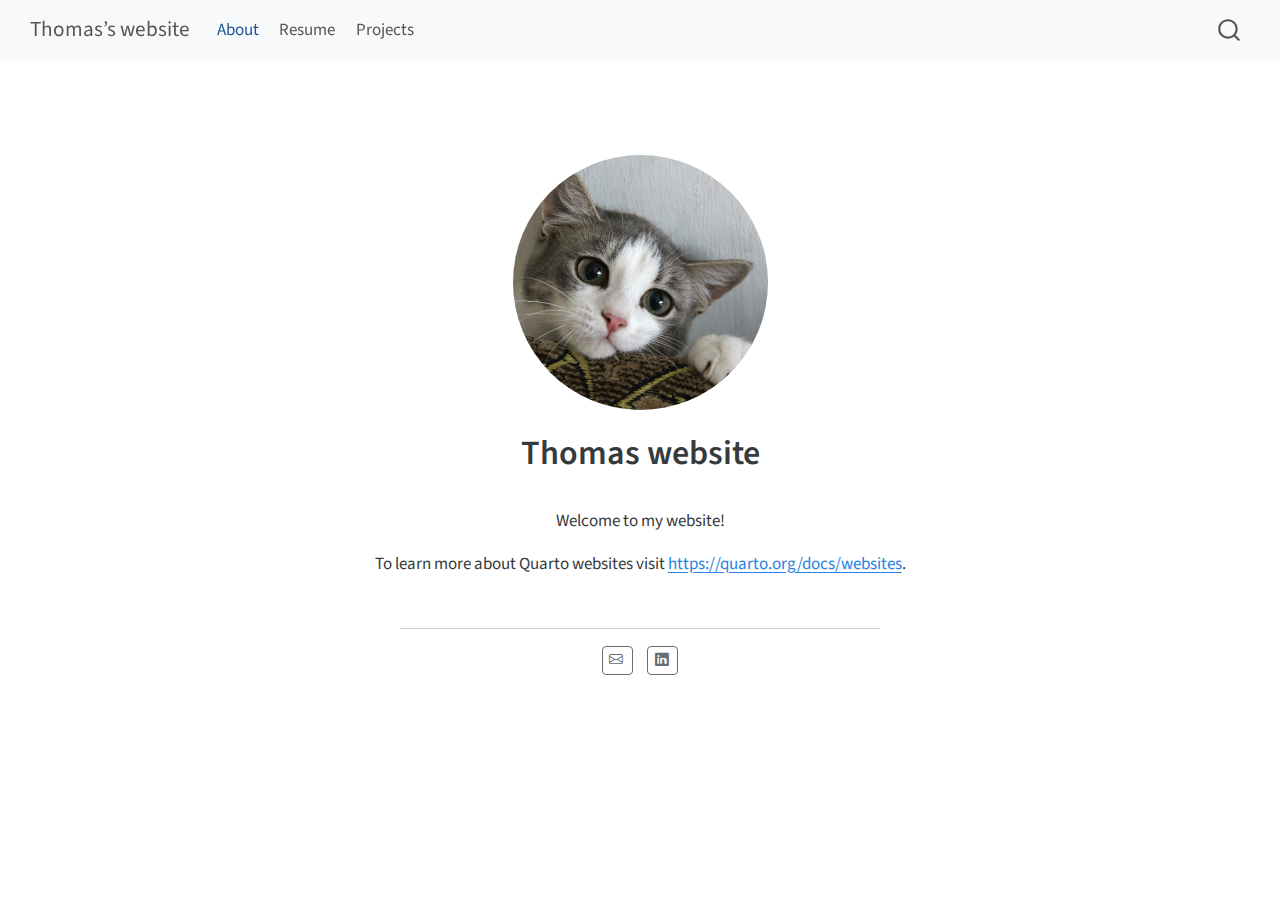
<file: docs/index.html>
<!DOCTYPE html>
<html xmlns="http://www.w3.org/1999/xhtml" lang="en" xml:lang="en"><head>

<meta charset="utf-8">
<meta name="generator" content="quarto-1.4.506">

<meta name="viewport" content="width=device-width, initial-scale=1.0, user-scalable=yes">


<title>Thomas’s website - Thomas website</title>
<style>
code{white-space: pre-wrap;}
span.smallcaps{font-variant: small-caps;}
div.columns{display: flex; gap: min(4vw, 1.5em);}
div.column{flex: auto; overflow-x: auto;}
div.hanging-indent{margin-left: 1.5em; text-indent: -1.5em;}
ul.task-list{list-style: none;}
ul.task-list li input[type="checkbox"] {
  width: 0.8em;
  margin: 0 0.8em 0.2em -1em; /* quarto-specific, see https://github.com/quarto-dev/quarto-cli/issues/4556 */ 
  vertical-align: middle;
}
</style>


<script src="site_libs/quarto-nav/quarto-nav.js"></script>
<script src="site_libs/quarto-nav/headroom.min.js"></script>
<script src="site_libs/clipboard/clipboard.min.js"></script>
<script src="site_libs/quarto-search/autocomplete.umd.js"></script>
<script src="site_libs/quarto-search/fuse.min.js"></script>
<script src="site_libs/quarto-search/quarto-search.js"></script>
<meta name="quarto:offset" content="./">
<script src="site_libs/quarto-html/quarto.js"></script>
<script src="site_libs/quarto-html/popper.min.js"></script>
<script src="site_libs/quarto-html/tippy.umd.min.js"></script>
<link href="site_libs/quarto-html/tippy.css" rel="stylesheet">
<link href="site_libs/quarto-html/quarto-syntax-highlighting.css" rel="stylesheet" id="quarto-text-highlighting-styles">
<script src="site_libs/bootstrap/bootstrap.min.js"></script>
<link href="site_libs/bootstrap/bootstrap-icons.css" rel="stylesheet">
<link href="site_libs/bootstrap/bootstrap.min.css" rel="stylesheet" id="quarto-bootstrap" data-mode="light">
<script id="quarto-search-options" type="application/json">{
  "location": "navbar",
  "copy-button": false,
  "collapse-after": 3,
  "panel-placement": "end",
  "type": "overlay",
  "limit": 50,
  "keyboard-shortcut": [
    "f",
    "/",
    "s"
  ],
  "show-item-context": false,
  "language": {
    "search-no-results-text": "No results",
    "search-matching-documents-text": "matching documents",
    "search-copy-link-title": "Copy link to search",
    "search-hide-matches-text": "Hide additional matches",
    "search-more-match-text": "more match in this document",
    "search-more-matches-text": "more matches in this document",
    "search-clear-button-title": "Clear",
    "search-detached-cancel-button-title": "Cancel",
    "search-submit-button-title": "Submit",
    "search-label": "Search"
  }
}</script>


<link rel="stylesheet" href="styles.css">
</head>

<body class="nav-fixed fullcontent">

<div id="quarto-search-results"></div>
  <header id="quarto-header" class="headroom fixed-top">
    <nav class="navbar navbar-expand-lg " data-bs-theme="dark">
      <div class="navbar-container container-fluid">
      <div class="navbar-brand-container mx-auto">
    <a class="navbar-brand" href="./index.html">
    <span class="navbar-title">Thomas’s website</span>
    </a>
  </div>
            <div id="quarto-search" class="" title="Search"></div>
          <button class="navbar-toggler" type="button" data-bs-toggle="collapse" data-bs-target="#navbarCollapse" aria-controls="navbarCollapse" aria-expanded="false" aria-label="Toggle navigation" onclick="if (window.quartoToggleHeadroom) { window.quartoToggleHeadroom(); }">
  <span class="navbar-toggler-icon"></span>
</button>
          <div class="collapse navbar-collapse" id="navbarCollapse">
            <ul class="navbar-nav navbar-nav-scroll me-auto">
  <li class="nav-item">
    <a class="nav-link active" href="./index.html" aria-current="page"> 
<span class="menu-text">About</span></a>
  </li>  
  <li class="nav-item">
    <a class="nav-link" href="./resume.html"> 
<span class="menu-text">Resume</span></a>
  </li>  
  <li class="nav-item">
    <a class="nav-link" href="./projects.html"> 
<span class="menu-text">Projects</span></a>
  </li>  
</ul>
          </div> <!-- /navcollapse -->
          <div class="quarto-navbar-tools">
</div>
      </div> <!-- /container-fluid -->
    </nav>
</header>
<!-- content -->
<div id="quarto-content" class="quarto-container page-columns page-rows-contents page-layout-article page-navbar">
<!-- sidebar -->
<!-- margin-sidebar -->
    
<!-- main -->
<div class="quarto-about-jolla">
  <img src="files/cat.jpeg" class="about-image
  round " style="height: 15em; width: 15em;">
 <header id="title-block-header" class="quarto-title-block default">
<div class="quarto-title">
<h1 class="title">Thomas website</h1>
</div>
<div class="quarto-title-meta">
  </div>
</header><main class="content" id="quarto-document-content">
<p>Welcome to my website!</p>
<p>To learn more about Quarto websites visit <a href="https://quarto.org/docs/websites" class="uri">https://quarto.org/docs/websites</a>.</p>


</main> 
  <hr class="about-sep">
   <div class="about-links">
  <a href="mailto:ytchiang@ucsd.edu" class="about-link" rel="" target="">
    <i class="bi bi-envelope"></i>
     <span class="about-link-text"></span>
  </a>
  <a href="https://www.linkedin.com/in/thomas-chiang-514688285/" class="about-link" rel="" target="">
    <i class="bi bi-linkedin"></i>
     <span class="about-link-text"></span>
  </a>
</div>
</div>
 <!-- /main -->
<script id="quarto-html-after-body" type="application/javascript">
window.document.addEventListener("DOMContentLoaded", function (event) {
  const toggleBodyColorMode = (bsSheetEl) => {
    const mode = bsSheetEl.getAttribute("data-mode");
    const bodyEl = window.document.querySelector("body");
    if (mode === "dark") {
      bodyEl.classList.add("quarto-dark");
      bodyEl.classList.remove("quarto-light");
    } else {
      bodyEl.classList.add("quarto-light");
      bodyEl.classList.remove("quarto-dark");
    }
  }
  const toggleBodyColorPrimary = () => {
    const bsSheetEl = window.document.querySelector("link#quarto-bootstrap");
    if (bsSheetEl) {
      toggleBodyColorMode(bsSheetEl);
    }
  }
  toggleBodyColorPrimary();  
  const isCodeAnnotation = (el) => {
    for (const clz of el.classList) {
      if (clz.startsWith('code-annotation-')) {                     
        return true;
      }
    }
    return false;
  }
  const clipboard = new window.ClipboardJS('.code-copy-button', {
    text: function(trigger) {
      const codeEl = trigger.previousElementSibling.cloneNode(true);
      for (const childEl of codeEl.children) {
        if (isCodeAnnotation(childEl)) {
          childEl.remove();
        }
      }
      return codeEl.innerText;
    }
  });
  clipboard.on('success', function(e) {
    // button target
    const button = e.trigger;
    // don't keep focus
    button.blur();
    // flash "checked"
    button.classList.add('code-copy-button-checked');
    var currentTitle = button.getAttribute("title");
    button.setAttribute("title", "Copied!");
    let tooltip;
    if (window.bootstrap) {
      button.setAttribute("data-bs-toggle", "tooltip");
      button.setAttribute("data-bs-placement", "left");
      button.setAttribute("data-bs-title", "Copied!");
      tooltip = new bootstrap.Tooltip(button, 
        { trigger: "manual", 
          customClass: "code-copy-button-tooltip",
          offset: [0, -8]});
      tooltip.show();    
    }
    setTimeout(function() {
      if (tooltip) {
        tooltip.hide();
        button.removeAttribute("data-bs-title");
        button.removeAttribute("data-bs-toggle");
        button.removeAttribute("data-bs-placement");
      }
      button.setAttribute("title", currentTitle);
      button.classList.remove('code-copy-button-checked');
    }, 1000);
    // clear code selection
    e.clearSelection();
  });
  function tippyHover(el, contentFn, onTriggerFn, onUntriggerFn) {
    const config = {
      allowHTML: true,
      maxWidth: 500,
      delay: 100,
      arrow: false,
      appendTo: function(el) {
          return el.parentElement;
      },
      interactive: true,
      interactiveBorder: 10,
      theme: 'quarto',
      placement: 'bottom-start',
    };
    if (contentFn) {
      config.content = contentFn;
    }
    if (onTriggerFn) {
      config.onTrigger = onTriggerFn;
    }
    if (onUntriggerFn) {
      config.onUntrigger = onUntriggerFn;
    }
    window.tippy(el, config); 
  }
  const noterefs = window.document.querySelectorAll('a[role="doc-noteref"]');
  for (var i=0; i<noterefs.length; i++) {
    const ref = noterefs[i];
    tippyHover(ref, function() {
      // use id or data attribute instead here
      let href = ref.getAttribute('data-footnote-href') || ref.getAttribute('href');
      try { href = new URL(href).hash; } catch {}
      const id = href.replace(/^#\/?/, "");
      const note = window.document.getElementById(id);
      return note.innerHTML;
    });
  }
  const xrefs = window.document.querySelectorAll('a.quarto-xref');
  const processXRef = (id, note) => {
    // Strip column container classes
    const stripColumnClz = (el) => {
      el.classList.remove("page-full", "page-columns");
      if (el.children) {
        for (const child of el.children) {
          stripColumnClz(child);
        }
      }
    }
    stripColumnClz(note)
    const typesetMath = (el) => {
      if (window.MathJax) {
        // MathJax Typeset
        window.MathJax.typeset([el]);
      } else if (window.katex) {
        // KaTeX Render
        var mathElements = el.getElementsByClassName("math");
        var macros = [];
        for (var i = 0; i < mathElements.length; i++) {
          var texText = mathElements[i].firstChild;
          if (mathElements[i].tagName == "SPAN") {
            window.katex.render(texText.data, mathElements[i], {
              displayMode: mathElements[i].classList.contains('display'),
              throwOnError: false,
              macros: macros,
              fleqn: false
            });
          }
        }
      }
    }
    if (id === null || id.startsWith('sec-')) {
      // Special case sections, only their first couple elements
      const container = document.createElement("div");
      if (note.children && note.children.length > 2) {
        container.appendChild(note.children[0].cloneNode(true));
        for (let i = 1; i < note.children.length; i++) {
          const child = note.children[i];
          if (child.tagName === "P" && child.innerText === "") {
            continue;
          } else {
            container.appendChild(child.cloneNode(true));
            break;
          }
        }
        typesetMath(container);
        return container.innerHTML
      } else {
        typesetMath(note);
        return note.innerHTML;
      }
    } else {
      // Remove any anchor links if they are present
      const anchorLink = note.querySelector('a.anchorjs-link');
      if (anchorLink) {
        anchorLink.remove();
      }
      typesetMath(note);
      return note.innerHTML;
    }
  }
  for (var i=0; i<xrefs.length; i++) {
    const xref = xrefs[i];
    tippyHover(xref, undefined, function(instance) {
      instance.disable();
      let url = xref.getAttribute('href');
      let hash = undefined; 
      if (url.startsWith('#')) {
        hash = url;
      } else {
        try { hash = new URL(url).hash; } catch {}
      }
      if (hash) {
        const id = hash.replace(/^#\/?/, "");
        const note = window.document.getElementById(id);
        if (note !== null) {
          try {
            const html = processXRef(id, note.cloneNode(true));
            instance.setContent(html);
          } finally {
            instance.enable();
            instance.show();
          }
        } else {
          // See if we can fetch this
          fetch(url.split('#')[0])
          .then(res => res.text())
          .then(html => {
            const parser = new DOMParser();
            const htmlDoc = parser.parseFromString(html, "text/html");
            const note = htmlDoc.getElementById(id);
            if (note !== null) {
              const html = processXRef(id, note);
              instance.setContent(html);
            } 
          }).finally(() => {
            instance.enable();
            instance.show();
          });
        }
      } else {
        // See if we can fetch a full url (with no hash to target)
        // This is a special case and we should probably do some content thinning / targeting
        fetch(url)
        .then(res => res.text())
        .then(html => {
          const parser = new DOMParser();
          const htmlDoc = parser.parseFromString(html, "text/html");
          const note = htmlDoc.querySelector('main.content');
          if (note !== null) {
            // This should only happen for chapter cross references
            // (since there is no id in the URL)
            // remove the first header
            if (note.children.length > 0 && note.children[0].tagName === "HEADER") {
              note.children[0].remove();
            }
            const html = processXRef(null, note);
            instance.setContent(html);
          } 
        }).finally(() => {
          instance.enable();
          instance.show();
        });
      }
    }, function(instance) {
    });
  }
      let selectedAnnoteEl;
      const selectorForAnnotation = ( cell, annotation) => {
        let cellAttr = 'data-code-cell="' + cell + '"';
        let lineAttr = 'data-code-annotation="' +  annotation + '"';
        const selector = 'span[' + cellAttr + '][' + lineAttr + ']';
        return selector;
      }
      const selectCodeLines = (annoteEl) => {
        const doc = window.document;
        const targetCell = annoteEl.getAttribute("data-target-cell");
        const targetAnnotation = annoteEl.getAttribute("data-target-annotation");
        const annoteSpan = window.document.querySelector(selectorForAnnotation(targetCell, targetAnnotation));
        const lines = annoteSpan.getAttribute("data-code-lines").split(",");
        const lineIds = lines.map((line) => {
          return targetCell + "-" + line;
        })
        let top = null;
        let height = null;
        let parent = null;
        if (lineIds.length > 0) {
            //compute the position of the single el (top and bottom and make a div)
            const el = window.document.getElementById(lineIds[0]);
            top = el.offsetTop;
            height = el.offsetHeight;
            parent = el.parentElement.parentElement;
          if (lineIds.length > 1) {
            const lastEl = window.document.getElementById(lineIds[lineIds.length - 1]);
            const bottom = lastEl.offsetTop + lastEl.offsetHeight;
            height = bottom - top;
          }
          if (top !== null && height !== null && parent !== null) {
            // cook up a div (if necessary) and position it 
            let div = window.document.getElementById("code-annotation-line-highlight");
            if (div === null) {
              div = window.document.createElement("div");
              div.setAttribute("id", "code-annotation-line-highlight");
              div.style.position = 'absolute';
              parent.appendChild(div);
            }
            div.style.top = top - 2 + "px";
            div.style.height = height + 4 + "px";
            div.style.left = 0;
            let gutterDiv = window.document.getElementById("code-annotation-line-highlight-gutter");
            if (gutterDiv === null) {
              gutterDiv = window.document.createElement("div");
              gutterDiv.setAttribute("id", "code-annotation-line-highlight-gutter");
              gutterDiv.style.position = 'absolute';
              const codeCell = window.document.getElementById(targetCell);
              const gutter = codeCell.querySelector('.code-annotation-gutter');
              gutter.appendChild(gutterDiv);
            }
            gutterDiv.style.top = top - 2 + "px";
            gutterDiv.style.height = height + 4 + "px";
          }
          selectedAnnoteEl = annoteEl;
        }
      };
      const unselectCodeLines = () => {
        const elementsIds = ["code-annotation-line-highlight", "code-annotation-line-highlight-gutter"];
        elementsIds.forEach((elId) => {
          const div = window.document.getElementById(elId);
          if (div) {
            div.remove();
          }
        });
        selectedAnnoteEl = undefined;
      };
        // Handle positioning of the toggle
    window.addEventListener(
      "resize",
      throttle(() => {
        elRect = undefined;
        if (selectedAnnoteEl) {
          selectCodeLines(selectedAnnoteEl);
        }
      }, 10)
    );
    function throttle(fn, ms) {
    let throttle = false;
    let timer;
      return (...args) => {
        if(!throttle) { // first call gets through
            fn.apply(this, args);
            throttle = true;
        } else { // all the others get throttled
            if(timer) clearTimeout(timer); // cancel #2
            timer = setTimeout(() => {
              fn.apply(this, args);
              timer = throttle = false;
            }, ms);
        }
      };
    }
      // Attach click handler to the DT
      const annoteDls = window.document.querySelectorAll('dt[data-target-cell]');
      for (const annoteDlNode of annoteDls) {
        annoteDlNode.addEventListener('click', (event) => {
          const clickedEl = event.target;
          if (clickedEl !== selectedAnnoteEl) {
            unselectCodeLines();
            const activeEl = window.document.querySelector('dt[data-target-cell].code-annotation-active');
            if (activeEl) {
              activeEl.classList.remove('code-annotation-active');
            }
            selectCodeLines(clickedEl);
            clickedEl.classList.add('code-annotation-active');
          } else {
            // Unselect the line
            unselectCodeLines();
            clickedEl.classList.remove('code-annotation-active');
          }
        });
      }
  const findCites = (el) => {
    const parentEl = el.parentElement;
    if (parentEl) {
      const cites = parentEl.dataset.cites;
      if (cites) {
        return {
          el,
          cites: cites.split(' ')
        };
      } else {
        return findCites(el.parentElement)
      }
    } else {
      return undefined;
    }
  };
  var bibliorefs = window.document.querySelectorAll('a[role="doc-biblioref"]');
  for (var i=0; i<bibliorefs.length; i++) {
    const ref = bibliorefs[i];
    const citeInfo = findCites(ref);
    if (citeInfo) {
      tippyHover(citeInfo.el, function() {
        var popup = window.document.createElement('div');
        citeInfo.cites.forEach(function(cite) {
          var citeDiv = window.document.createElement('div');
          citeDiv.classList.add('hanging-indent');
          citeDiv.classList.add('csl-entry');
          var biblioDiv = window.document.getElementById('ref-' + cite);
          if (biblioDiv) {
            citeDiv.innerHTML = biblioDiv.innerHTML;
          }
          popup.appendChild(citeDiv);
        });
        return popup.innerHTML;
      });
    }
  }
});
</script>
</div> <!-- /content -->




</body></html>
</file>
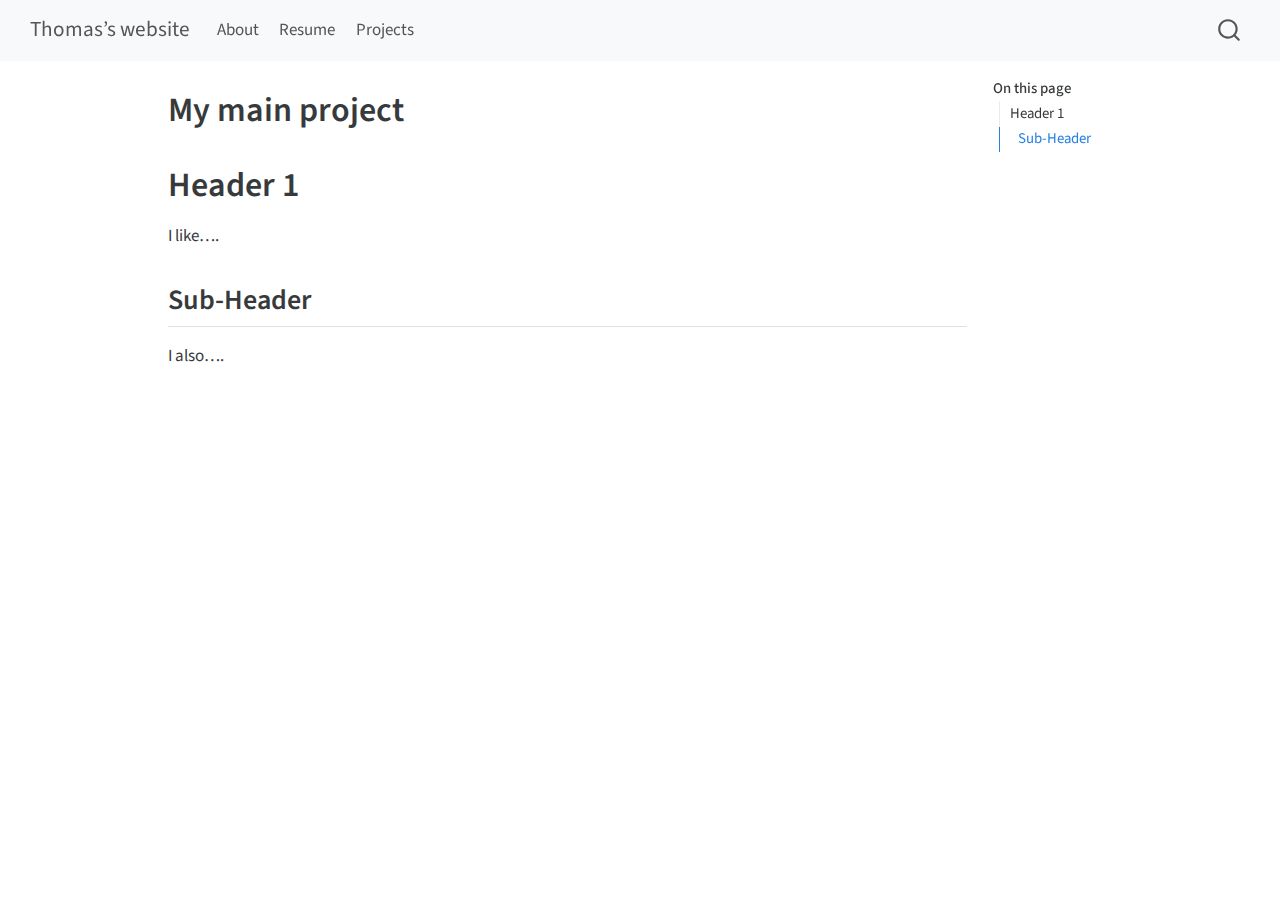
<file: docs/projects/project1/index.html>
<!DOCTYPE html>
<html xmlns="http://www.w3.org/1999/xhtml" lang="en" xml:lang="en"><head>

<meta charset="utf-8">
<meta name="generator" content="quarto-1.4.506">

<meta name="viewport" content="width=device-width, initial-scale=1.0, user-scalable=yes">


<title>Thomas’s website - My main project</title>
<style>
code{white-space: pre-wrap;}
span.smallcaps{font-variant: small-caps;}
div.columns{display: flex; gap: min(4vw, 1.5em);}
div.column{flex: auto; overflow-x: auto;}
div.hanging-indent{margin-left: 1.5em; text-indent: -1.5em;}
ul.task-list{list-style: none;}
ul.task-list li input[type="checkbox"] {
  width: 0.8em;
  margin: 0 0.8em 0.2em -1em; /* quarto-specific, see https://github.com/quarto-dev/quarto-cli/issues/4556 */ 
  vertical-align: middle;
}
</style>


<script src="../../site_libs/quarto-nav/quarto-nav.js"></script>
<script src="../../site_libs/quarto-nav/headroom.min.js"></script>
<script src="../../site_libs/clipboard/clipboard.min.js"></script>
<script src="../../site_libs/quarto-search/autocomplete.umd.js"></script>
<script src="../../site_libs/quarto-search/fuse.min.js"></script>
<script src="../../site_libs/quarto-search/quarto-search.js"></script>
<meta name="quarto:offset" content="../../">
<script src="../../site_libs/quarto-html/quarto.js"></script>
<script src="../../site_libs/quarto-html/popper.min.js"></script>
<script src="../../site_libs/quarto-html/tippy.umd.min.js"></script>
<script src="../../site_libs/quarto-html/anchor.min.js"></script>
<link href="../../site_libs/quarto-html/tippy.css" rel="stylesheet">
<link href="../../site_libs/quarto-html/quarto-syntax-highlighting.css" rel="stylesheet" id="quarto-text-highlighting-styles">
<script src="../../site_libs/bootstrap/bootstrap.min.js"></script>
<link href="../../site_libs/bootstrap/bootstrap-icons.css" rel="stylesheet">
<link href="../../site_libs/bootstrap/bootstrap.min.css" rel="stylesheet" id="quarto-bootstrap" data-mode="light">
<script id="quarto-search-options" type="application/json">{
  "location": "navbar",
  "copy-button": false,
  "collapse-after": 3,
  "panel-placement": "end",
  "type": "overlay",
  "limit": 50,
  "keyboard-shortcut": [
    "f",
    "/",
    "s"
  ],
  "show-item-context": false,
  "language": {
    "search-no-results-text": "No results",
    "search-matching-documents-text": "matching documents",
    "search-copy-link-title": "Copy link to search",
    "search-hide-matches-text": "Hide additional matches",
    "search-more-match-text": "more match in this document",
    "search-more-matches-text": "more matches in this document",
    "search-clear-button-title": "Clear",
    "search-detached-cancel-button-title": "Cancel",
    "search-submit-button-title": "Submit",
    "search-label": "Search"
  }
}</script>


<link rel="stylesheet" href="../../styles.css">
</head>

<body class="nav-fixed">

<div id="quarto-search-results"></div>
  <header id="quarto-header" class="headroom fixed-top">
    <nav class="navbar navbar-expand-lg " data-bs-theme="dark">
      <div class="navbar-container container-fluid">
      <div class="navbar-brand-container mx-auto">
    <a class="navbar-brand" href="../../index.html">
    <span class="navbar-title">Thomas’s website</span>
    </a>
  </div>
            <div id="quarto-search" class="" title="Search"></div>
          <button class="navbar-toggler" type="button" data-bs-toggle="collapse" data-bs-target="#navbarCollapse" aria-controls="navbarCollapse" aria-expanded="false" aria-label="Toggle navigation" onclick="if (window.quartoToggleHeadroom) { window.quartoToggleHeadroom(); }">
  <span class="navbar-toggler-icon"></span>
</button>
          <div class="collapse navbar-collapse" id="navbarCollapse">
            <ul class="navbar-nav navbar-nav-scroll me-auto">
  <li class="nav-item">
    <a class="nav-link" href="../../index.html"> 
<span class="menu-text">About</span></a>
  </li>  
  <li class="nav-item">
    <a class="nav-link" href="../../resume.html"> 
<span class="menu-text">Resume</span></a>
  </li>  
  <li class="nav-item">
    <a class="nav-link" href="../../projects.html"> 
<span class="menu-text">Projects</span></a>
  </li>  
</ul>
          </div> <!-- /navcollapse -->
          <div class="quarto-navbar-tools">
</div>
      </div> <!-- /container-fluid -->
    </nav>
</header>
<!-- content -->
<div id="quarto-content" class="quarto-container page-columns page-rows-contents page-layout-article page-navbar">
<!-- sidebar -->
<!-- margin-sidebar -->
    <div id="quarto-margin-sidebar" class="sidebar margin-sidebar">
        <nav id="TOC" role="doc-toc" class="toc-active">
    <h2 id="toc-title">On this page</h2>
   
  <ul>
  <li><a href="#header-1" id="toc-header-1" class="nav-link active" data-scroll-target="#header-1">Header 1</a>
  <ul class="collapse">
  <li><a href="#sub-header" id="toc-sub-header" class="nav-link" data-scroll-target="#sub-header">Sub-Header</a></li>
  </ul></li>
  </ul>
</nav>
    </div>
<!-- main -->
<main class="content" id="quarto-document-content">

<header id="title-block-header" class="quarto-title-block default">
<div class="quarto-title">
<h1 class="title">My main project</h1>
</div>



<div class="quarto-title-meta">

    
  
    
  </div>
  


</header>


<section id="header-1" class="level1">
<h1>Header 1</h1>
<p>I like….</p>
<section id="sub-header" class="level2">
<h2 class="anchored" data-anchor-id="sub-header">Sub-Header</h2>
<p>I also….</p>


</section>
</section>

</main> <!-- /main -->
<script id="quarto-html-after-body" type="application/javascript">
window.document.addEventListener("DOMContentLoaded", function (event) {
  const toggleBodyColorMode = (bsSheetEl) => {
    const mode = bsSheetEl.getAttribute("data-mode");
    const bodyEl = window.document.querySelector("body");
    if (mode === "dark") {
      bodyEl.classList.add("quarto-dark");
      bodyEl.classList.remove("quarto-light");
    } else {
      bodyEl.classList.add("quarto-light");
      bodyEl.classList.remove("quarto-dark");
    }
  }
  const toggleBodyColorPrimary = () => {
    const bsSheetEl = window.document.querySelector("link#quarto-bootstrap");
    if (bsSheetEl) {
      toggleBodyColorMode(bsSheetEl);
    }
  }
  toggleBodyColorPrimary();  
  const icon = "";
  const anchorJS = new window.AnchorJS();
  anchorJS.options = {
    placement: 'right',
    icon: icon
  };
  anchorJS.add('.anchored');
  const isCodeAnnotation = (el) => {
    for (const clz of el.classList) {
      if (clz.startsWith('code-annotation-')) {                     
        return true;
      }
    }
    return false;
  }
  const clipboard = new window.ClipboardJS('.code-copy-button', {
    text: function(trigger) {
      const codeEl = trigger.previousElementSibling.cloneNode(true);
      for (const childEl of codeEl.children) {
        if (isCodeAnnotation(childEl)) {
          childEl.remove();
        }
      }
      return codeEl.innerText;
    }
  });
  clipboard.on('success', function(e) {
    // button target
    const button = e.trigger;
    // don't keep focus
    button.blur();
    // flash "checked"
    button.classList.add('code-copy-button-checked');
    var currentTitle = button.getAttribute("title");
    button.setAttribute("title", "Copied!");
    let tooltip;
    if (window.bootstrap) {
      button.setAttribute("data-bs-toggle", "tooltip");
      button.setAttribute("data-bs-placement", "left");
      button.setAttribute("data-bs-title", "Copied!");
      tooltip = new bootstrap.Tooltip(button, 
        { trigger: "manual", 
          customClass: "code-copy-button-tooltip",
          offset: [0, -8]});
      tooltip.show();    
    }
    setTimeout(function() {
      if (tooltip) {
        tooltip.hide();
        button.removeAttribute("data-bs-title");
        button.removeAttribute("data-bs-toggle");
        button.removeAttribute("data-bs-placement");
      }
      button.setAttribute("title", currentTitle);
      button.classList.remove('code-copy-button-checked');
    }, 1000);
    // clear code selection
    e.clearSelection();
  });
  function tippyHover(el, contentFn, onTriggerFn, onUntriggerFn) {
    const config = {
      allowHTML: true,
      maxWidth: 500,
      delay: 100,
      arrow: false,
      appendTo: function(el) {
          return el.parentElement;
      },
      interactive: true,
      interactiveBorder: 10,
      theme: 'quarto',
      placement: 'bottom-start',
    };
    if (contentFn) {
      config.content = contentFn;
    }
    if (onTriggerFn) {
      config.onTrigger = onTriggerFn;
    }
    if (onUntriggerFn) {
      config.onUntrigger = onUntriggerFn;
    }
    window.tippy(el, config); 
  }
  const noterefs = window.document.querySelectorAll('a[role="doc-noteref"]');
  for (var i=0; i<noterefs.length; i++) {
    const ref = noterefs[i];
    tippyHover(ref, function() {
      // use id or data attribute instead here
      let href = ref.getAttribute('data-footnote-href') || ref.getAttribute('href');
      try { href = new URL(href).hash; } catch {}
      const id = href.replace(/^#\/?/, "");
      const note = window.document.getElementById(id);
      return note.innerHTML;
    });
  }
  const xrefs = window.document.querySelectorAll('a.quarto-xref');
  const processXRef = (id, note) => {
    // Strip column container classes
    const stripColumnClz = (el) => {
      el.classList.remove("page-full", "page-columns");
      if (el.children) {
        for (const child of el.children) {
          stripColumnClz(child);
        }
      }
    }
    stripColumnClz(note)
    const typesetMath = (el) => {
      if (window.MathJax) {
        // MathJax Typeset
        window.MathJax.typeset([el]);
      } else if (window.katex) {
        // KaTeX Render
        var mathElements = el.getElementsByClassName("math");
        var macros = [];
        for (var i = 0; i < mathElements.length; i++) {
          var texText = mathElements[i].firstChild;
          if (mathElements[i].tagName == "SPAN") {
            window.katex.render(texText.data, mathElements[i], {
              displayMode: mathElements[i].classList.contains('display'),
              throwOnError: false,
              macros: macros,
              fleqn: false
            });
          }
        }
      }
    }
    if (id === null || id.startsWith('sec-')) {
      // Special case sections, only their first couple elements
      const container = document.createElement("div");
      if (note.children && note.children.length > 2) {
        container.appendChild(note.children[0].cloneNode(true));
        for (let i = 1; i < note.children.length; i++) {
          const child = note.children[i];
          if (child.tagName === "P" && child.innerText === "") {
            continue;
          } else {
            container.appendChild(child.cloneNode(true));
            break;
          }
        }
        typesetMath(container);
        return container.innerHTML
      } else {
        typesetMath(note);
        return note.innerHTML;
      }
    } else {
      // Remove any anchor links if they are present
      const anchorLink = note.querySelector('a.anchorjs-link');
      if (anchorLink) {
        anchorLink.remove();
      }
      typesetMath(note);
      return note.innerHTML;
    }
  }
  for (var i=0; i<xrefs.length; i++) {
    const xref = xrefs[i];
    tippyHover(xref, undefined, function(instance) {
      instance.disable();
      let url = xref.getAttribute('href');
      let hash = undefined; 
      if (url.startsWith('#')) {
        hash = url;
      } else {
        try { hash = new URL(url).hash; } catch {}
      }
      if (hash) {
        const id = hash.replace(/^#\/?/, "");
        const note = window.document.getElementById(id);
        if (note !== null) {
          try {
            const html = processXRef(id, note.cloneNode(true));
            instance.setContent(html);
          } finally {
            instance.enable();
            instance.show();
          }
        } else {
          // See if we can fetch this
          fetch(url.split('#')[0])
          .then(res => res.text())
          .then(html => {
            const parser = new DOMParser();
            const htmlDoc = parser.parseFromString(html, "text/html");
            const note = htmlDoc.getElementById(id);
            if (note !== null) {
              const html = processXRef(id, note);
              instance.setContent(html);
            } 
          }).finally(() => {
            instance.enable();
            instance.show();
          });
        }
      } else {
        // See if we can fetch a full url (with no hash to target)
        // This is a special case and we should probably do some content thinning / targeting
        fetch(url)
        .then(res => res.text())
        .then(html => {
          const parser = new DOMParser();
          const htmlDoc = parser.parseFromString(html, "text/html");
          const note = htmlDoc.querySelector('main.content');
          if (note !== null) {
            // This should only happen for chapter cross references
            // (since there is no id in the URL)
            // remove the first header
            if (note.children.length > 0 && note.children[0].tagName === "HEADER") {
              note.children[0].remove();
            }
            const html = processXRef(null, note);
            instance.setContent(html);
          } 
        }).finally(() => {
          instance.enable();
          instance.show();
        });
      }
    }, function(instance) {
    });
  }
      let selectedAnnoteEl;
      const selectorForAnnotation = ( cell, annotation) => {
        let cellAttr = 'data-code-cell="' + cell + '"';
        let lineAttr = 'data-code-annotation="' +  annotation + '"';
        const selector = 'span[' + cellAttr + '][' + lineAttr + ']';
        return selector;
      }
      const selectCodeLines = (annoteEl) => {
        const doc = window.document;
        const targetCell = annoteEl.getAttribute("data-target-cell");
        const targetAnnotation = annoteEl.getAttribute("data-target-annotation");
        const annoteSpan = window.document.querySelector(selectorForAnnotation(targetCell, targetAnnotation));
        const lines = annoteSpan.getAttribute("data-code-lines").split(",");
        const lineIds = lines.map((line) => {
          return targetCell + "-" + line;
        })
        let top = null;
        let height = null;
        let parent = null;
        if (lineIds.length > 0) {
            //compute the position of the single el (top and bottom and make a div)
            const el = window.document.getElementById(lineIds[0]);
            top = el.offsetTop;
            height = el.offsetHeight;
            parent = el.parentElement.parentElement;
          if (lineIds.length > 1) {
            const lastEl = window.document.getElementById(lineIds[lineIds.length - 1]);
            const bottom = lastEl.offsetTop + lastEl.offsetHeight;
            height = bottom - top;
          }
          if (top !== null && height !== null && parent !== null) {
            // cook up a div (if necessary) and position it 
            let div = window.document.getElementById("code-annotation-line-highlight");
            if (div === null) {
              div = window.document.createElement("div");
              div.setAttribute("id", "code-annotation-line-highlight");
              div.style.position = 'absolute';
              parent.appendChild(div);
            }
            div.style.top = top - 2 + "px";
            div.style.height = height + 4 + "px";
            div.style.left = 0;
            let gutterDiv = window.document.getElementById("code-annotation-line-highlight-gutter");
            if (gutterDiv === null) {
              gutterDiv = window.document.createElement("div");
              gutterDiv.setAttribute("id", "code-annotation-line-highlight-gutter");
              gutterDiv.style.position = 'absolute';
              const codeCell = window.document.getElementById(targetCell);
              const gutter = codeCell.querySelector('.code-annotation-gutter');
              gutter.appendChild(gutterDiv);
            }
            gutterDiv.style.top = top - 2 + "px";
            gutterDiv.style.height = height + 4 + "px";
          }
          selectedAnnoteEl = annoteEl;
        }
      };
      const unselectCodeLines = () => {
        const elementsIds = ["code-annotation-line-highlight", "code-annotation-line-highlight-gutter"];
        elementsIds.forEach((elId) => {
          const div = window.document.getElementById(elId);
          if (div) {
            div.remove();
          }
        });
        selectedAnnoteEl = undefined;
      };
        // Handle positioning of the toggle
    window.addEventListener(
      "resize",
      throttle(() => {
        elRect = undefined;
        if (selectedAnnoteEl) {
          selectCodeLines(selectedAnnoteEl);
        }
      }, 10)
    );
    function throttle(fn, ms) {
    let throttle = false;
    let timer;
      return (...args) => {
        if(!throttle) { // first call gets through
            fn.apply(this, args);
            throttle = true;
        } else { // all the others get throttled
            if(timer) clearTimeout(timer); // cancel #2
            timer = setTimeout(() => {
              fn.apply(this, args);
              timer = throttle = false;
            }, ms);
        }
      };
    }
      // Attach click handler to the DT
      const annoteDls = window.document.querySelectorAll('dt[data-target-cell]');
      for (const annoteDlNode of annoteDls) {
        annoteDlNode.addEventListener('click', (event) => {
          const clickedEl = event.target;
          if (clickedEl !== selectedAnnoteEl) {
            unselectCodeLines();
            const activeEl = window.document.querySelector('dt[data-target-cell].code-annotation-active');
            if (activeEl) {
              activeEl.classList.remove('code-annotation-active');
            }
            selectCodeLines(clickedEl);
            clickedEl.classList.add('code-annotation-active');
          } else {
            // Unselect the line
            unselectCodeLines();
            clickedEl.classList.remove('code-annotation-active');
          }
        });
      }
  const findCites = (el) => {
    const parentEl = el.parentElement;
    if (parentEl) {
      const cites = parentEl.dataset.cites;
      if (cites) {
        return {
          el,
          cites: cites.split(' ')
        };
      } else {
        return findCites(el.parentElement)
      }
    } else {
      return undefined;
    }
  };
  var bibliorefs = window.document.querySelectorAll('a[role="doc-biblioref"]');
  for (var i=0; i<bibliorefs.length; i++) {
    const ref = bibliorefs[i];
    const citeInfo = findCites(ref);
    if (citeInfo) {
      tippyHover(citeInfo.el, function() {
        var popup = window.document.createElement('div');
        citeInfo.cites.forEach(function(cite) {
          var citeDiv = window.document.createElement('div');
          citeDiv.classList.add('hanging-indent');
          citeDiv.classList.add('csl-entry');
          var biblioDiv = window.document.getElementById('ref-' + cite);
          if (biblioDiv) {
            citeDiv.innerHTML = biblioDiv.innerHTML;
          }
          popup.appendChild(citeDiv);
        });
        return popup.innerHTML;
      });
    }
  }
});
</script>
</div> <!-- /content -->




</body></html>
</file>
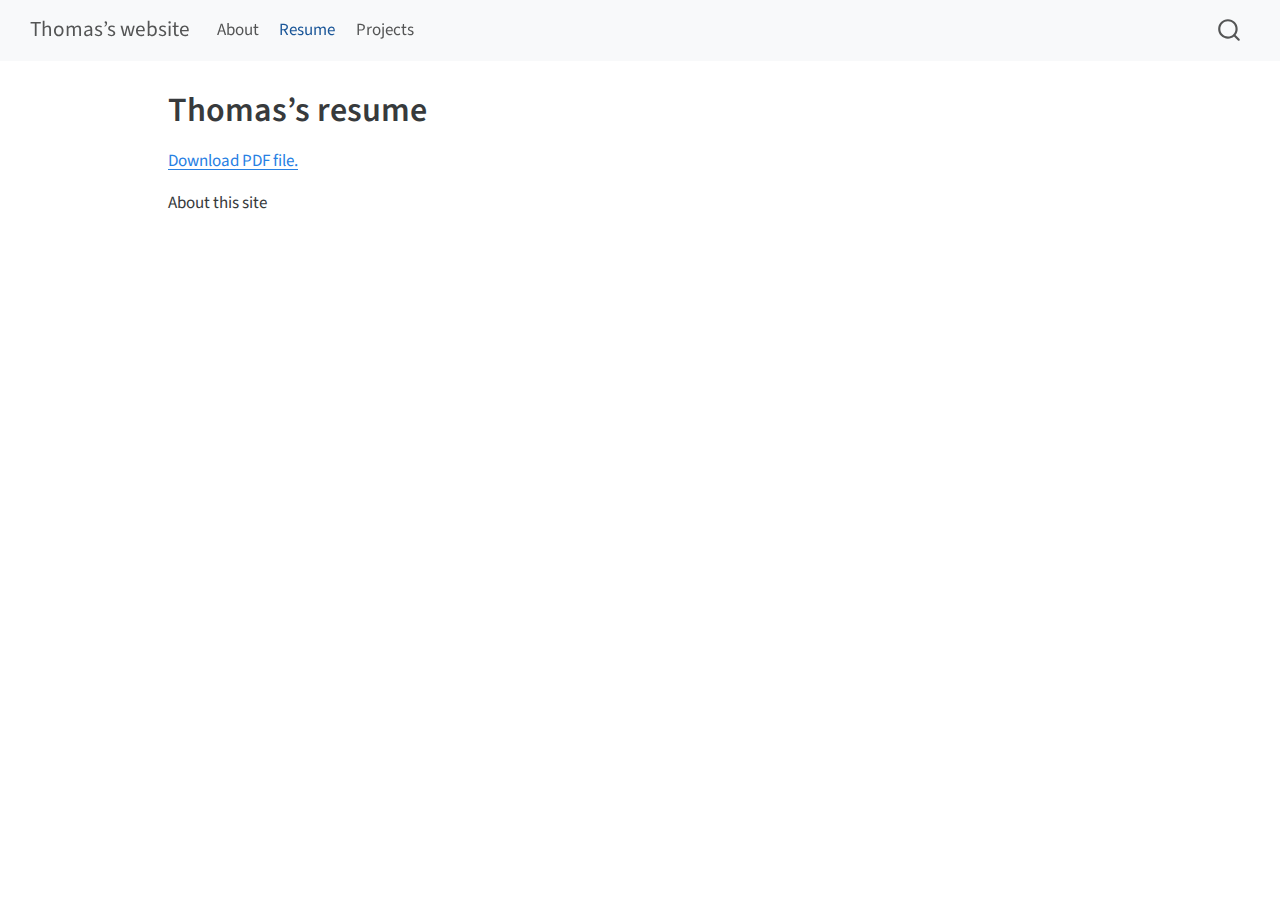
<file: docs/resume.html>
<!DOCTYPE html>
<html xmlns="http://www.w3.org/1999/xhtml" lang="en" xml:lang="en"><head>

<meta charset="utf-8">
<meta name="generator" content="quarto-1.4.506">

<meta name="viewport" content="width=device-width, initial-scale=1.0, user-scalable=yes">


<title>Thomas’s website - Thomas’s resume</title>
<style>
code{white-space: pre-wrap;}
span.smallcaps{font-variant: small-caps;}
div.columns{display: flex; gap: min(4vw, 1.5em);}
div.column{flex: auto; overflow-x: auto;}
div.hanging-indent{margin-left: 1.5em; text-indent: -1.5em;}
ul.task-list{list-style: none;}
ul.task-list li input[type="checkbox"] {
  width: 0.8em;
  margin: 0 0.8em 0.2em -1em; /* quarto-specific, see https://github.com/quarto-dev/quarto-cli/issues/4556 */ 
  vertical-align: middle;
}
</style>


<script src="site_libs/quarto-nav/quarto-nav.js"></script>
<script src="site_libs/quarto-nav/headroom.min.js"></script>
<script src="site_libs/clipboard/clipboard.min.js"></script>
<script src="site_libs/quarto-search/autocomplete.umd.js"></script>
<script src="site_libs/quarto-search/fuse.min.js"></script>
<script src="site_libs/quarto-search/quarto-search.js"></script>
<meta name="quarto:offset" content="./">
<script src="site_libs/quarto-html/quarto.js"></script>
<script src="site_libs/quarto-html/popper.min.js"></script>
<script src="site_libs/quarto-html/tippy.umd.min.js"></script>
<script src="site_libs/quarto-html/anchor.min.js"></script>
<link href="site_libs/quarto-html/tippy.css" rel="stylesheet">
<link href="site_libs/quarto-html/quarto-syntax-highlighting.css" rel="stylesheet" id="quarto-text-highlighting-styles">
<script src="site_libs/bootstrap/bootstrap.min.js"></script>
<link href="site_libs/bootstrap/bootstrap-icons.css" rel="stylesheet">
<link href="site_libs/bootstrap/bootstrap.min.css" rel="stylesheet" id="quarto-bootstrap" data-mode="light">
<script id="quarto-search-options" type="application/json">{
  "location": "navbar",
  "copy-button": false,
  "collapse-after": 3,
  "panel-placement": "end",
  "type": "overlay",
  "limit": 50,
  "keyboard-shortcut": [
    "f",
    "/",
    "s"
  ],
  "show-item-context": false,
  "language": {
    "search-no-results-text": "No results",
    "search-matching-documents-text": "matching documents",
    "search-copy-link-title": "Copy link to search",
    "search-hide-matches-text": "Hide additional matches",
    "search-more-match-text": "more match in this document",
    "search-more-matches-text": "more matches in this document",
    "search-clear-button-title": "Clear",
    "search-detached-cancel-button-title": "Cancel",
    "search-submit-button-title": "Submit",
    "search-label": "Search"
  }
}</script>


<link rel="stylesheet" href="styles.css">
</head>

<body class="nav-fixed">

<div id="quarto-search-results"></div>
  <header id="quarto-header" class="headroom fixed-top">
    <nav class="navbar navbar-expand-lg " data-bs-theme="dark">
      <div class="navbar-container container-fluid">
      <div class="navbar-brand-container mx-auto">
    <a class="navbar-brand" href="./index.html">
    <span class="navbar-title">Thomas’s website</span>
    </a>
  </div>
            <div id="quarto-search" class="" title="Search"></div>
          <button class="navbar-toggler" type="button" data-bs-toggle="collapse" data-bs-target="#navbarCollapse" aria-controls="navbarCollapse" aria-expanded="false" aria-label="Toggle navigation" onclick="if (window.quartoToggleHeadroom) { window.quartoToggleHeadroom(); }">
  <span class="navbar-toggler-icon"></span>
</button>
          <div class="collapse navbar-collapse" id="navbarCollapse">
            <ul class="navbar-nav navbar-nav-scroll me-auto">
  <li class="nav-item">
    <a class="nav-link" href="./index.html"> 
<span class="menu-text">About</span></a>
  </li>  
  <li class="nav-item">
    <a class="nav-link active" href="./resume.html" aria-current="page"> 
<span class="menu-text">Resume</span></a>
  </li>  
  <li class="nav-item">
    <a class="nav-link" href="./projects.html"> 
<span class="menu-text">Projects</span></a>
  </li>  
</ul>
          </div> <!-- /navcollapse -->
          <div class="quarto-navbar-tools">
</div>
      </div> <!-- /container-fluid -->
    </nav>
</header>
<!-- content -->
<div id="quarto-content" class="quarto-container page-columns page-rows-contents page-layout-article page-navbar">
<!-- sidebar -->
<!-- margin-sidebar -->
    <div id="quarto-margin-sidebar" class="sidebar margin-sidebar">
        
    </div>
<!-- main -->
<main class="content" id="quarto-document-content">

<header id="title-block-header" class="quarto-title-block default">
<div class="quarto-title">
<h1 class="title">Thomas’s resume</h1>
</div>



<div class="quarto-title-meta">

    
  
    
  </div>
  


</header>


<p><object data="files/resume.pdf" type="application/pdf" width="100%" height="800"><a href="files/resume.pdf" download="">Download PDF file.</a></object></p>
<p>About this site</p>



</main> <!-- /main -->
<script id="quarto-html-after-body" type="application/javascript">
window.document.addEventListener("DOMContentLoaded", function (event) {
  const toggleBodyColorMode = (bsSheetEl) => {
    const mode = bsSheetEl.getAttribute("data-mode");
    const bodyEl = window.document.querySelector("body");
    if (mode === "dark") {
      bodyEl.classList.add("quarto-dark");
      bodyEl.classList.remove("quarto-light");
    } else {
      bodyEl.classList.add("quarto-light");
      bodyEl.classList.remove("quarto-dark");
    }
  }
  const toggleBodyColorPrimary = () => {
    const bsSheetEl = window.document.querySelector("link#quarto-bootstrap");
    if (bsSheetEl) {
      toggleBodyColorMode(bsSheetEl);
    }
  }
  toggleBodyColorPrimary();  
  const icon = "";
  const anchorJS = new window.AnchorJS();
  anchorJS.options = {
    placement: 'right',
    icon: icon
  };
  anchorJS.add('.anchored');
  const isCodeAnnotation = (el) => {
    for (const clz of el.classList) {
      if (clz.startsWith('code-annotation-')) {                     
        return true;
      }
    }
    return false;
  }
  const clipboard = new window.ClipboardJS('.code-copy-button', {
    text: function(trigger) {
      const codeEl = trigger.previousElementSibling.cloneNode(true);
      for (const childEl of codeEl.children) {
        if (isCodeAnnotation(childEl)) {
          childEl.remove();
        }
      }
      return codeEl.innerText;
    }
  });
  clipboard.on('success', function(e) {
    // button target
    const button = e.trigger;
    // don't keep focus
    button.blur();
    // flash "checked"
    button.classList.add('code-copy-button-checked');
    var currentTitle = button.getAttribute("title");
    button.setAttribute("title", "Copied!");
    let tooltip;
    if (window.bootstrap) {
      button.setAttribute("data-bs-toggle", "tooltip");
      button.setAttribute("data-bs-placement", "left");
      button.setAttribute("data-bs-title", "Copied!");
      tooltip = new bootstrap.Tooltip(button, 
        { trigger: "manual", 
          customClass: "code-copy-button-tooltip",
          offset: [0, -8]});
      tooltip.show();    
    }
    setTimeout(function() {
      if (tooltip) {
        tooltip.hide();
        button.removeAttribute("data-bs-title");
        button.removeAttribute("data-bs-toggle");
        button.removeAttribute("data-bs-placement");
      }
      button.setAttribute("title", currentTitle);
      button.classList.remove('code-copy-button-checked');
    }, 1000);
    // clear code selection
    e.clearSelection();
  });
  function tippyHover(el, contentFn, onTriggerFn, onUntriggerFn) {
    const config = {
      allowHTML: true,
      maxWidth: 500,
      delay: 100,
      arrow: false,
      appendTo: function(el) {
          return el.parentElement;
      },
      interactive: true,
      interactiveBorder: 10,
      theme: 'quarto',
      placement: 'bottom-start',
    };
    if (contentFn) {
      config.content = contentFn;
    }
    if (onTriggerFn) {
      config.onTrigger = onTriggerFn;
    }
    if (onUntriggerFn) {
      config.onUntrigger = onUntriggerFn;
    }
    window.tippy(el, config); 
  }
  const noterefs = window.document.querySelectorAll('a[role="doc-noteref"]');
  for (var i=0; i<noterefs.length; i++) {
    const ref = noterefs[i];
    tippyHover(ref, function() {
      // use id or data attribute instead here
      let href = ref.getAttribute('data-footnote-href') || ref.getAttribute('href');
      try { href = new URL(href).hash; } catch {}
      const id = href.replace(/^#\/?/, "");
      const note = window.document.getElementById(id);
      return note.innerHTML;
    });
  }
  const xrefs = window.document.querySelectorAll('a.quarto-xref');
  const processXRef = (id, note) => {
    // Strip column container classes
    const stripColumnClz = (el) => {
      el.classList.remove("page-full", "page-columns");
      if (el.children) {
        for (const child of el.children) {
          stripColumnClz(child);
        }
      }
    }
    stripColumnClz(note)
    const typesetMath = (el) => {
      if (window.MathJax) {
        // MathJax Typeset
        window.MathJax.typeset([el]);
      } else if (window.katex) {
        // KaTeX Render
        var mathElements = el.getElementsByClassName("math");
        var macros = [];
        for (var i = 0; i < mathElements.length; i++) {
          var texText = mathElements[i].firstChild;
          if (mathElements[i].tagName == "SPAN") {
            window.katex.render(texText.data, mathElements[i], {
              displayMode: mathElements[i].classList.contains('display'),
              throwOnError: false,
              macros: macros,
              fleqn: false
            });
          }
        }
      }
    }
    if (id === null || id.startsWith('sec-')) {
      // Special case sections, only their first couple elements
      const container = document.createElement("div");
      if (note.children && note.children.length > 2) {
        container.appendChild(note.children[0].cloneNode(true));
        for (let i = 1; i < note.children.length; i++) {
          const child = note.children[i];
          if (child.tagName === "P" && child.innerText === "") {
            continue;
          } else {
            container.appendChild(child.cloneNode(true));
            break;
          }
        }
        typesetMath(container);
        return container.innerHTML
      } else {
        typesetMath(note);
        return note.innerHTML;
      }
    } else {
      // Remove any anchor links if they are present
      const anchorLink = note.querySelector('a.anchorjs-link');
      if (anchorLink) {
        anchorLink.remove();
      }
      typesetMath(note);
      return note.innerHTML;
    }
  }
  for (var i=0; i<xrefs.length; i++) {
    const xref = xrefs[i];
    tippyHover(xref, undefined, function(instance) {
      instance.disable();
      let url = xref.getAttribute('href');
      let hash = undefined; 
      if (url.startsWith('#')) {
        hash = url;
      } else {
        try { hash = new URL(url).hash; } catch {}
      }
      if (hash) {
        const id = hash.replace(/^#\/?/, "");
        const note = window.document.getElementById(id);
        if (note !== null) {
          try {
            const html = processXRef(id, note.cloneNode(true));
            instance.setContent(html);
          } finally {
            instance.enable();
            instance.show();
          }
        } else {
          // See if we can fetch this
          fetch(url.split('#')[0])
          .then(res => res.text())
          .then(html => {
            const parser = new DOMParser();
            const htmlDoc = parser.parseFromString(html, "text/html");
            const note = htmlDoc.getElementById(id);
            if (note !== null) {
              const html = processXRef(id, note);
              instance.setContent(html);
            } 
          }).finally(() => {
            instance.enable();
            instance.show();
          });
        }
      } else {
        // See if we can fetch a full url (with no hash to target)
        // This is a special case and we should probably do some content thinning / targeting
        fetch(url)
        .then(res => res.text())
        .then(html => {
          const parser = new DOMParser();
          const htmlDoc = parser.parseFromString(html, "text/html");
          const note = htmlDoc.querySelector('main.content');
          if (note !== null) {
            // This should only happen for chapter cross references
            // (since there is no id in the URL)
            // remove the first header
            if (note.children.length > 0 && note.children[0].tagName === "HEADER") {
              note.children[0].remove();
            }
            const html = processXRef(null, note);
            instance.setContent(html);
          } 
        }).finally(() => {
          instance.enable();
          instance.show();
        });
      }
    }, function(instance) {
    });
  }
      let selectedAnnoteEl;
      const selectorForAnnotation = ( cell, annotation) => {
        let cellAttr = 'data-code-cell="' + cell + '"';
        let lineAttr = 'data-code-annotation="' +  annotation + '"';
        const selector = 'span[' + cellAttr + '][' + lineAttr + ']';
        return selector;
      }
      const selectCodeLines = (annoteEl) => {
        const doc = window.document;
        const targetCell = annoteEl.getAttribute("data-target-cell");
        const targetAnnotation = annoteEl.getAttribute("data-target-annotation");
        const annoteSpan = window.document.querySelector(selectorForAnnotation(targetCell, targetAnnotation));
        const lines = annoteSpan.getAttribute("data-code-lines").split(",");
        const lineIds = lines.map((line) => {
          return targetCell + "-" + line;
        })
        let top = null;
        let height = null;
        let parent = null;
        if (lineIds.length > 0) {
            //compute the position of the single el (top and bottom and make a div)
            const el = window.document.getElementById(lineIds[0]);
            top = el.offsetTop;
            height = el.offsetHeight;
            parent = el.parentElement.parentElement;
          if (lineIds.length > 1) {
            const lastEl = window.document.getElementById(lineIds[lineIds.length - 1]);
            const bottom = lastEl.offsetTop + lastEl.offsetHeight;
            height = bottom - top;
          }
          if (top !== null && height !== null && parent !== null) {
            // cook up a div (if necessary) and position it 
            let div = window.document.getElementById("code-annotation-line-highlight");
            if (div === null) {
              div = window.document.createElement("div");
              div.setAttribute("id", "code-annotation-line-highlight");
              div.style.position = 'absolute';
              parent.appendChild(div);
            }
            div.style.top = top - 2 + "px";
            div.style.height = height + 4 + "px";
            div.style.left = 0;
            let gutterDiv = window.document.getElementById("code-annotation-line-highlight-gutter");
            if (gutterDiv === null) {
              gutterDiv = window.document.createElement("div");
              gutterDiv.setAttribute("id", "code-annotation-line-highlight-gutter");
              gutterDiv.style.position = 'absolute';
              const codeCell = window.document.getElementById(targetCell);
              const gutter = codeCell.querySelector('.code-annotation-gutter');
              gutter.appendChild(gutterDiv);
            }
            gutterDiv.style.top = top - 2 + "px";
            gutterDiv.style.height = height + 4 + "px";
          }
          selectedAnnoteEl = annoteEl;
        }
      };
      const unselectCodeLines = () => {
        const elementsIds = ["code-annotation-line-highlight", "code-annotation-line-highlight-gutter"];
        elementsIds.forEach((elId) => {
          const div = window.document.getElementById(elId);
          if (div) {
            div.remove();
          }
        });
        selectedAnnoteEl = undefined;
      };
        // Handle positioning of the toggle
    window.addEventListener(
      "resize",
      throttle(() => {
        elRect = undefined;
        if (selectedAnnoteEl) {
          selectCodeLines(selectedAnnoteEl);
        }
      }, 10)
    );
    function throttle(fn, ms) {
    let throttle = false;
    let timer;
      return (...args) => {
        if(!throttle) { // first call gets through
            fn.apply(this, args);
            throttle = true;
        } else { // all the others get throttled
            if(timer) clearTimeout(timer); // cancel #2
            timer = setTimeout(() => {
              fn.apply(this, args);
              timer = throttle = false;
            }, ms);
        }
      };
    }
      // Attach click handler to the DT
      const annoteDls = window.document.querySelectorAll('dt[data-target-cell]');
      for (const annoteDlNode of annoteDls) {
        annoteDlNode.addEventListener('click', (event) => {
          const clickedEl = event.target;
          if (clickedEl !== selectedAnnoteEl) {
            unselectCodeLines();
            const activeEl = window.document.querySelector('dt[data-target-cell].code-annotation-active');
            if (activeEl) {
              activeEl.classList.remove('code-annotation-active');
            }
            selectCodeLines(clickedEl);
            clickedEl.classList.add('code-annotation-active');
          } else {
            // Unselect the line
            unselectCodeLines();
            clickedEl.classList.remove('code-annotation-active');
          }
        });
      }
  const findCites = (el) => {
    const parentEl = el.parentElement;
    if (parentEl) {
      const cites = parentEl.dataset.cites;
      if (cites) {
        return {
          el,
          cites: cites.split(' ')
        };
      } else {
        return findCites(el.parentElement)
      }
    } else {
      return undefined;
    }
  };
  var bibliorefs = window.document.querySelectorAll('a[role="doc-biblioref"]');
  for (var i=0; i<bibliorefs.length; i++) {
    const ref = bibliorefs[i];
    const citeInfo = findCites(ref);
    if (citeInfo) {
      tippyHover(citeInfo.el, function() {
        var popup = window.document.createElement('div');
        citeInfo.cites.forEach(function(cite) {
          var citeDiv = window.document.createElement('div');
          citeDiv.classList.add('hanging-indent');
          citeDiv.classList.add('csl-entry');
          var biblioDiv = window.document.getElementById('ref-' + cite);
          if (biblioDiv) {
            citeDiv.innerHTML = biblioDiv.innerHTML;
          }
          popup.appendChild(citeDiv);
        });
        return popup.innerHTML;
      });
    }
  }
});
</script>
</div> <!-- /content -->




</body></html>
</file>
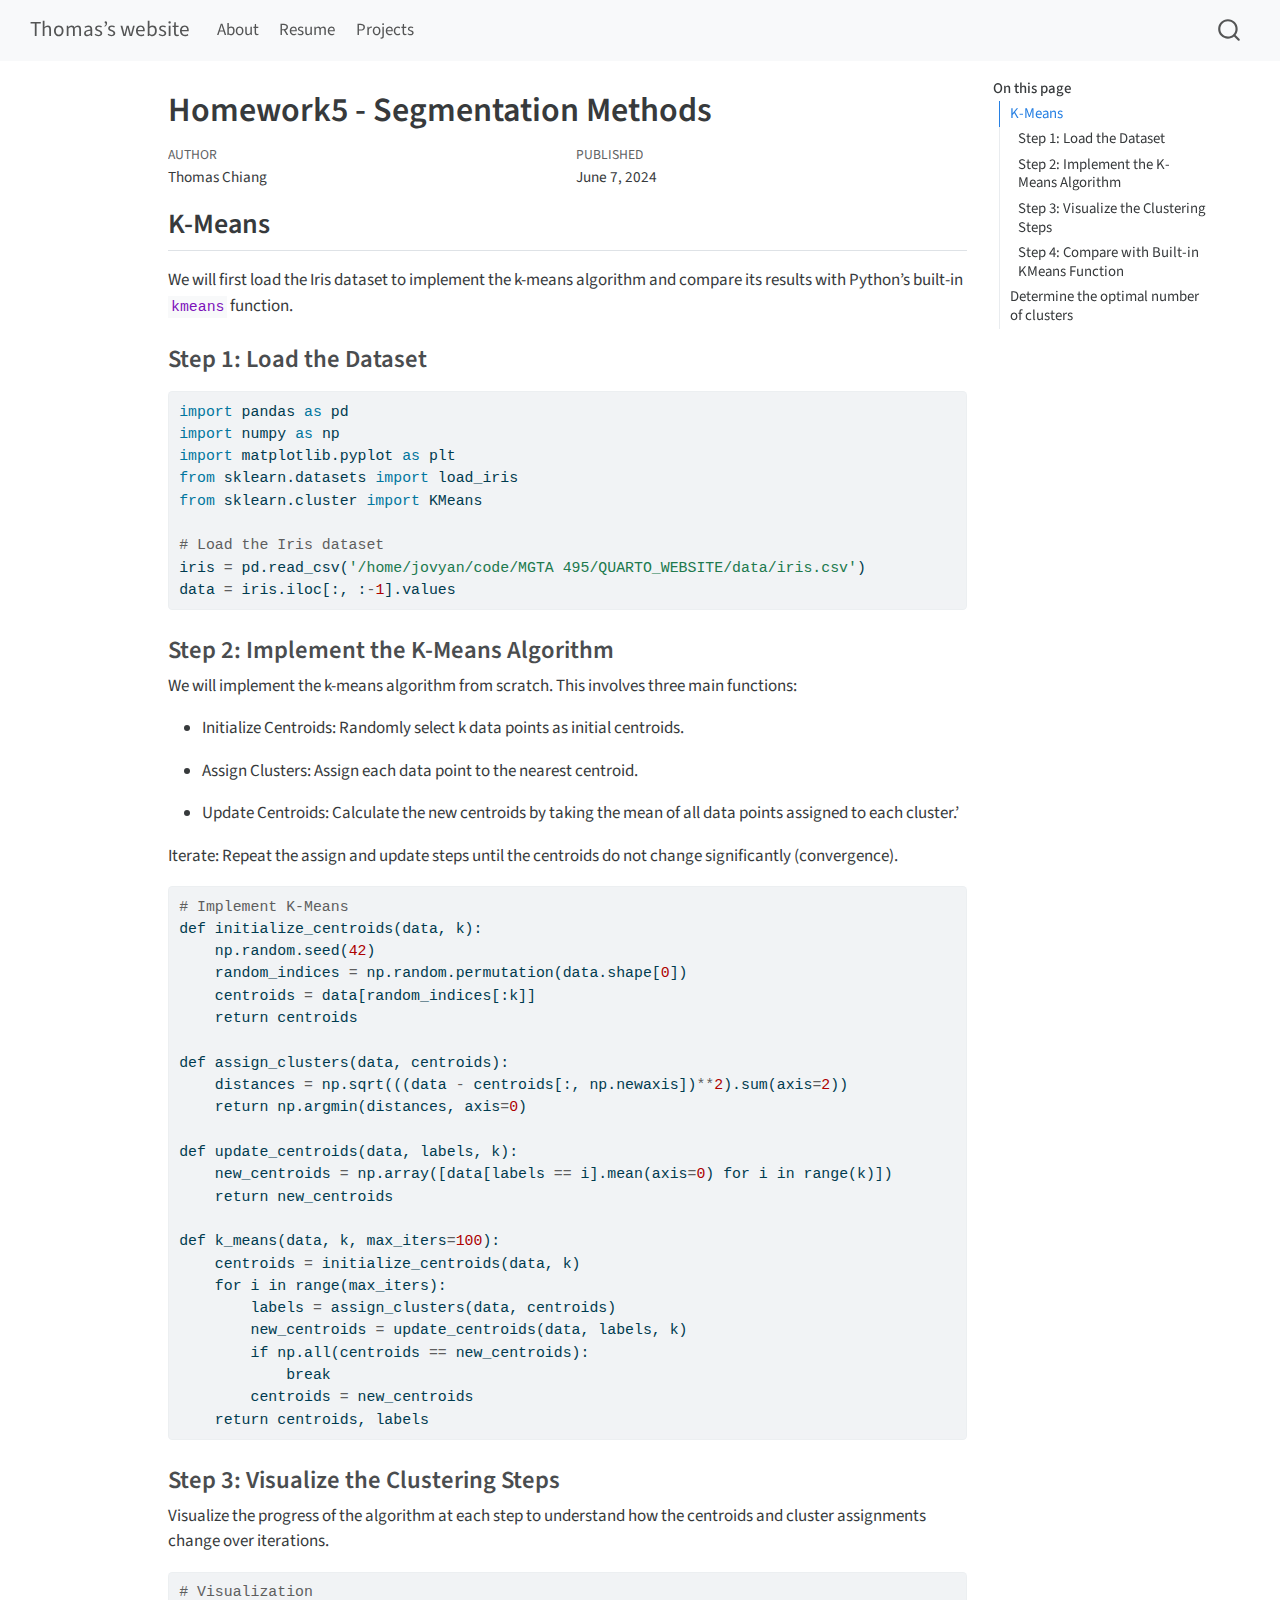
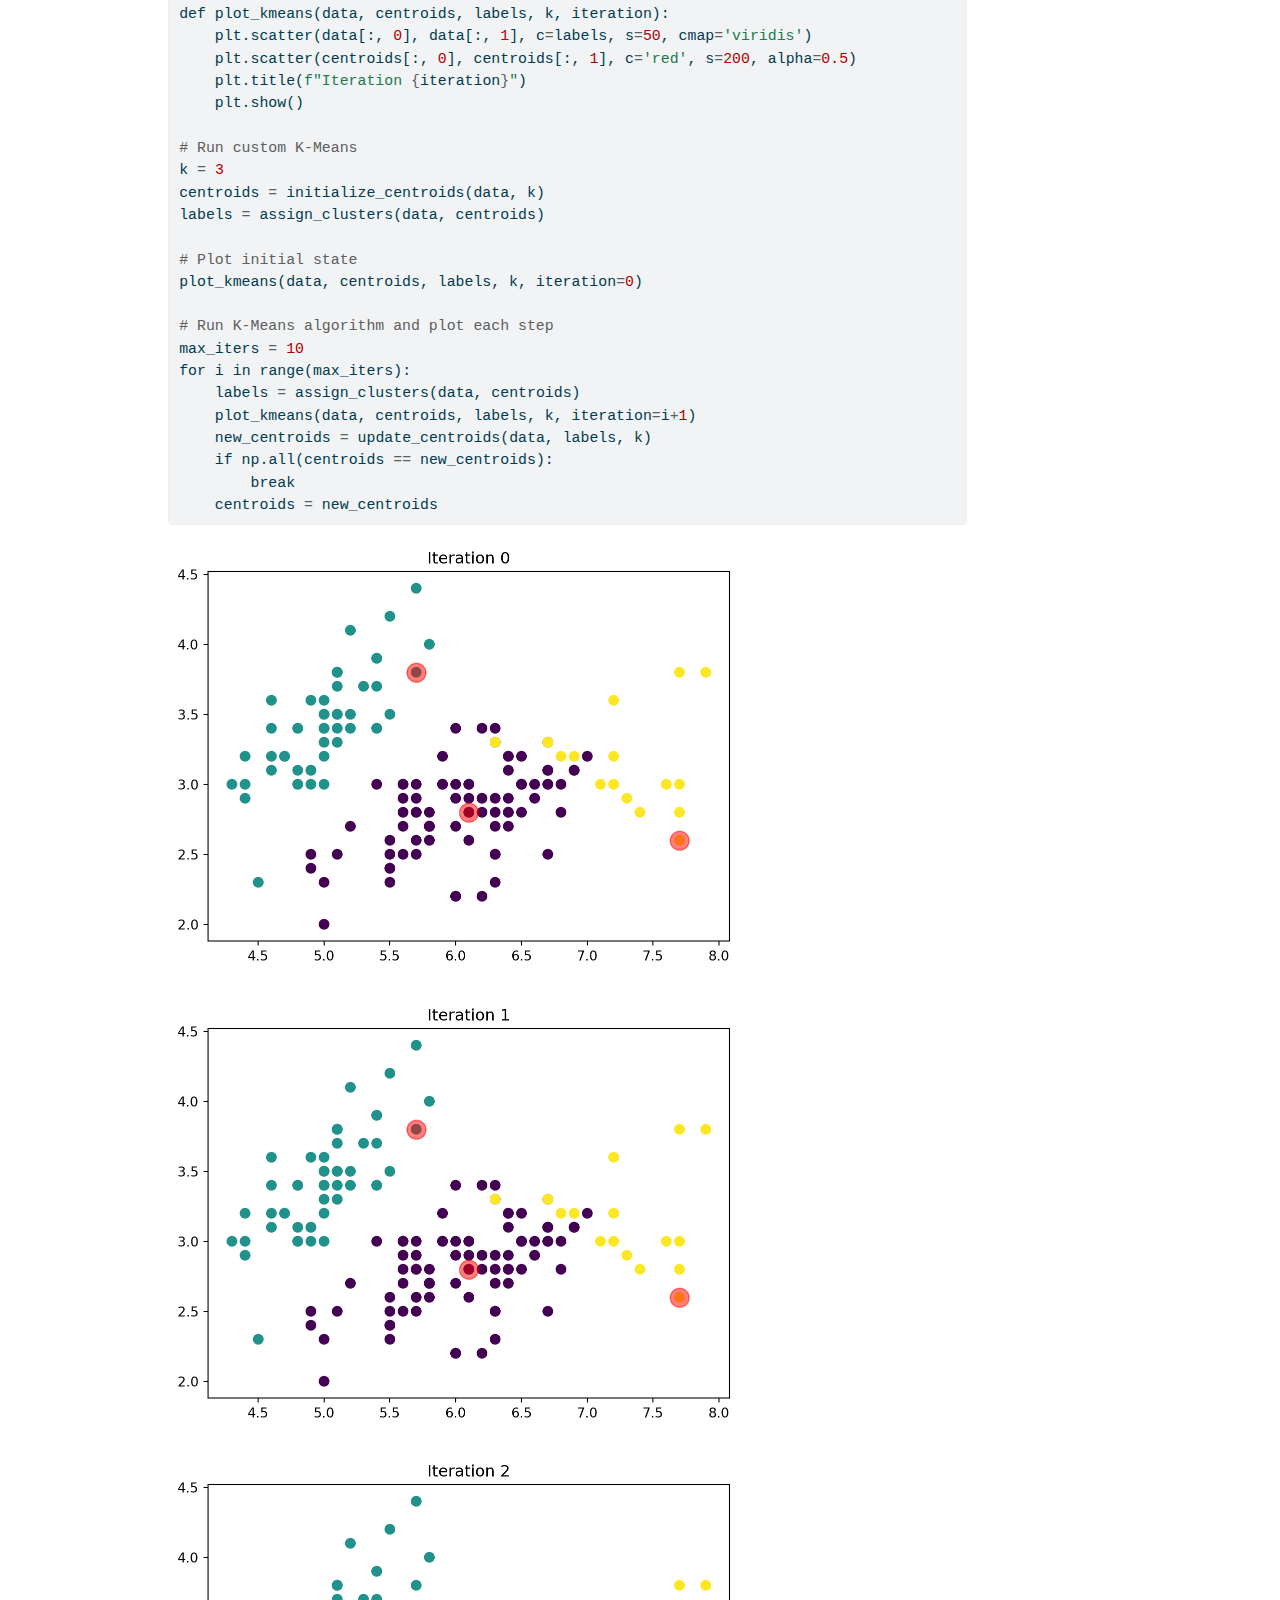
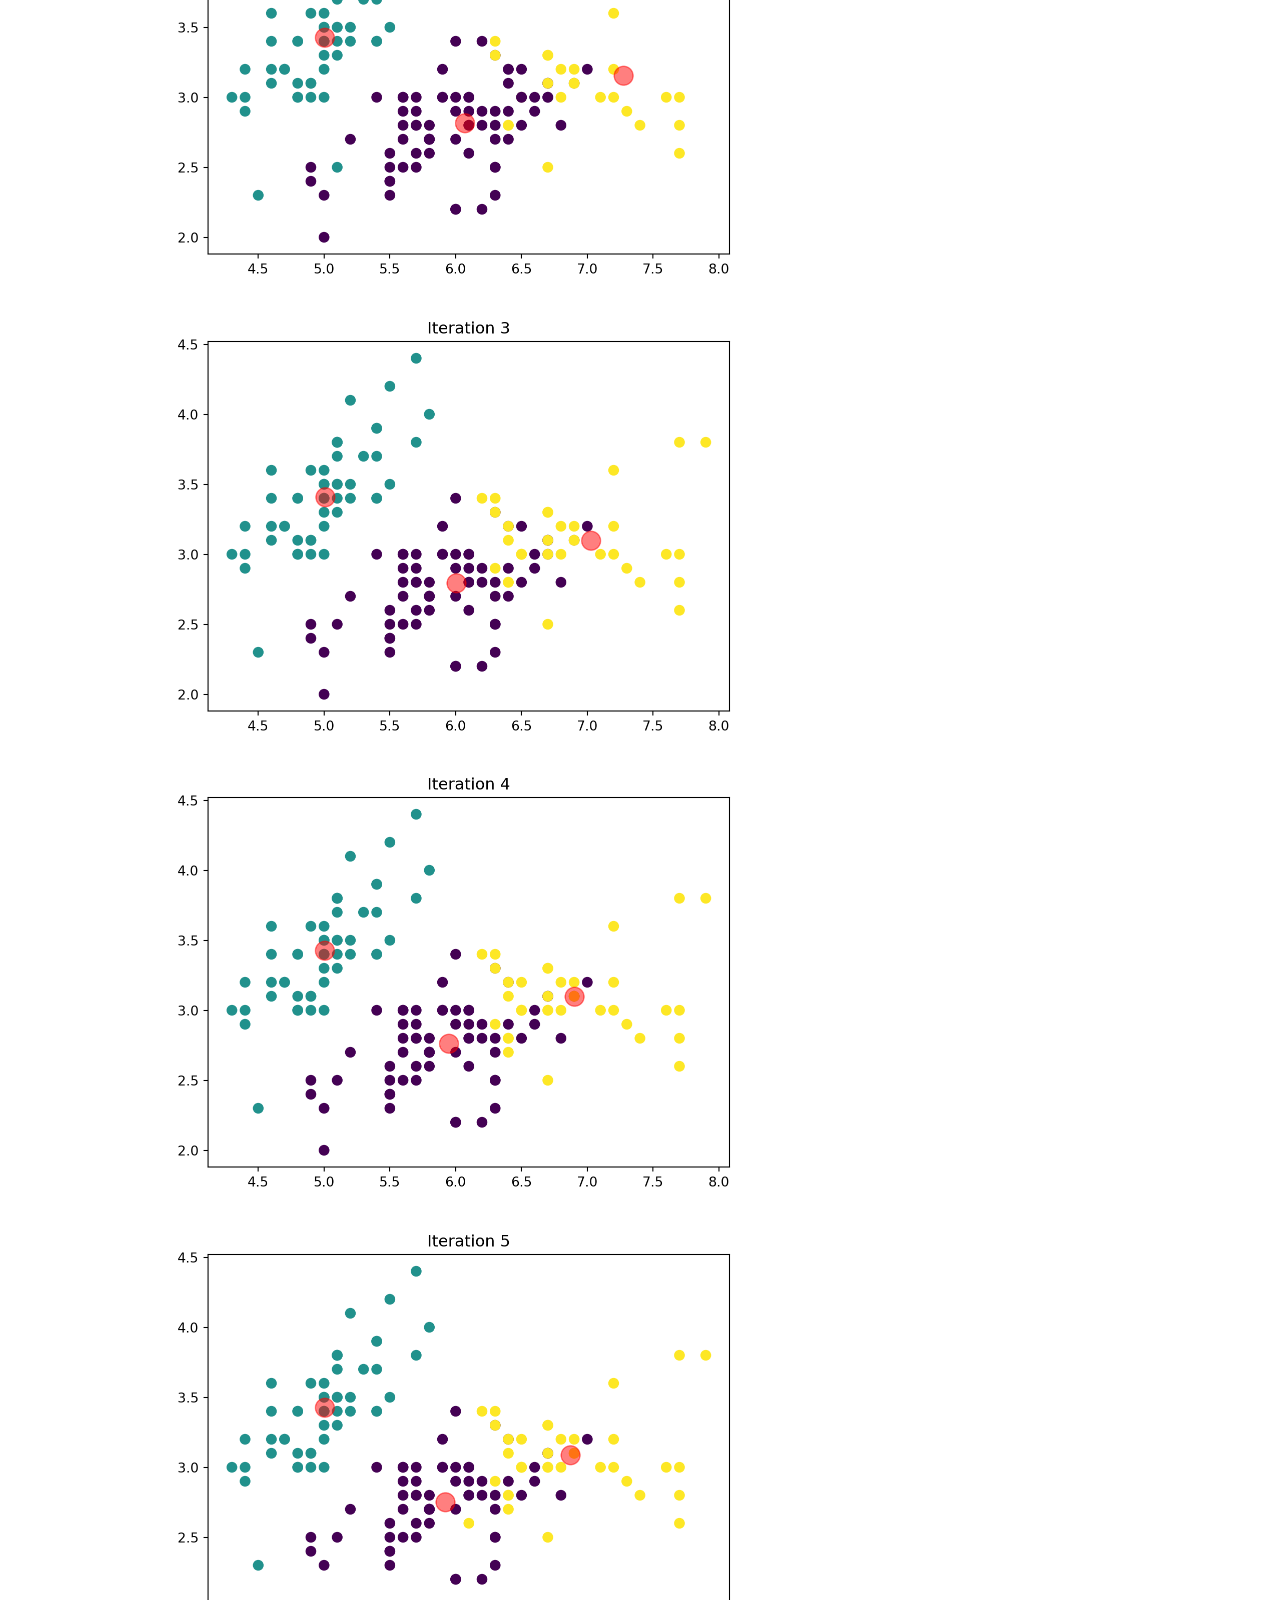
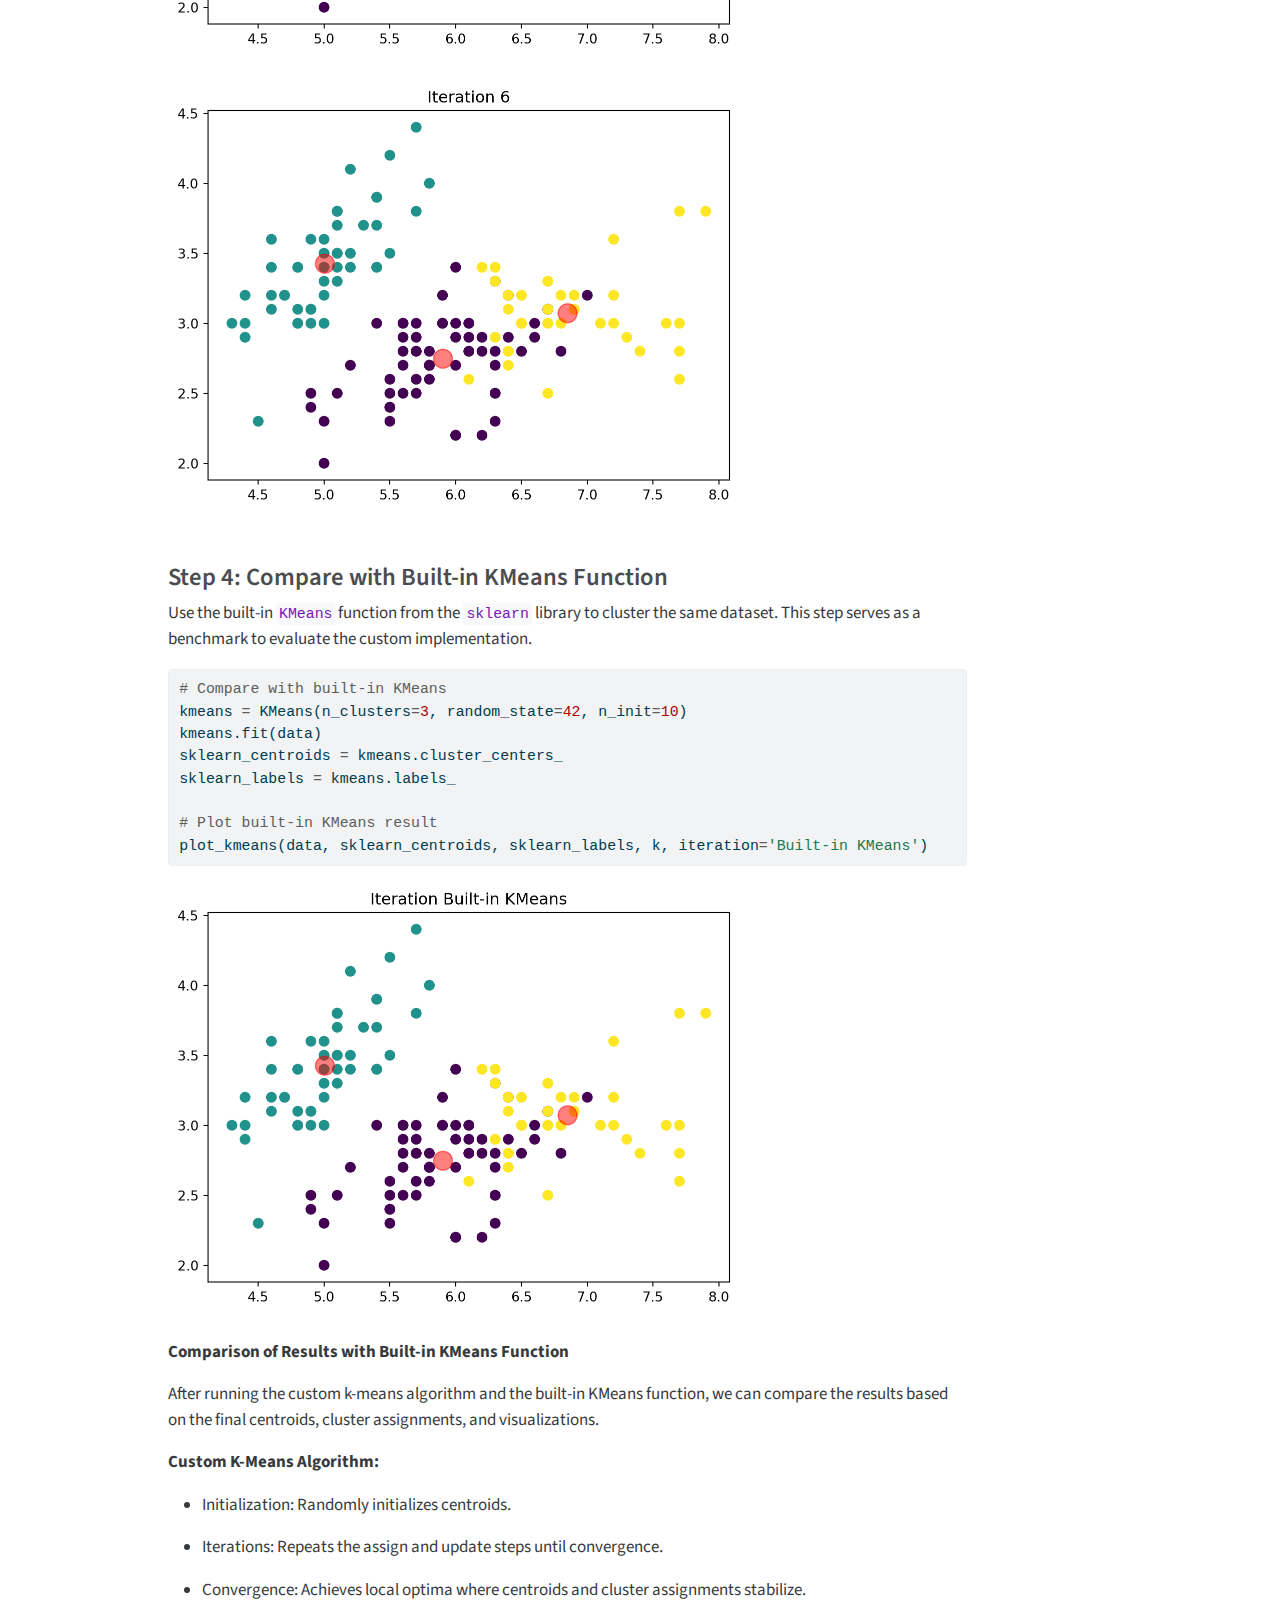
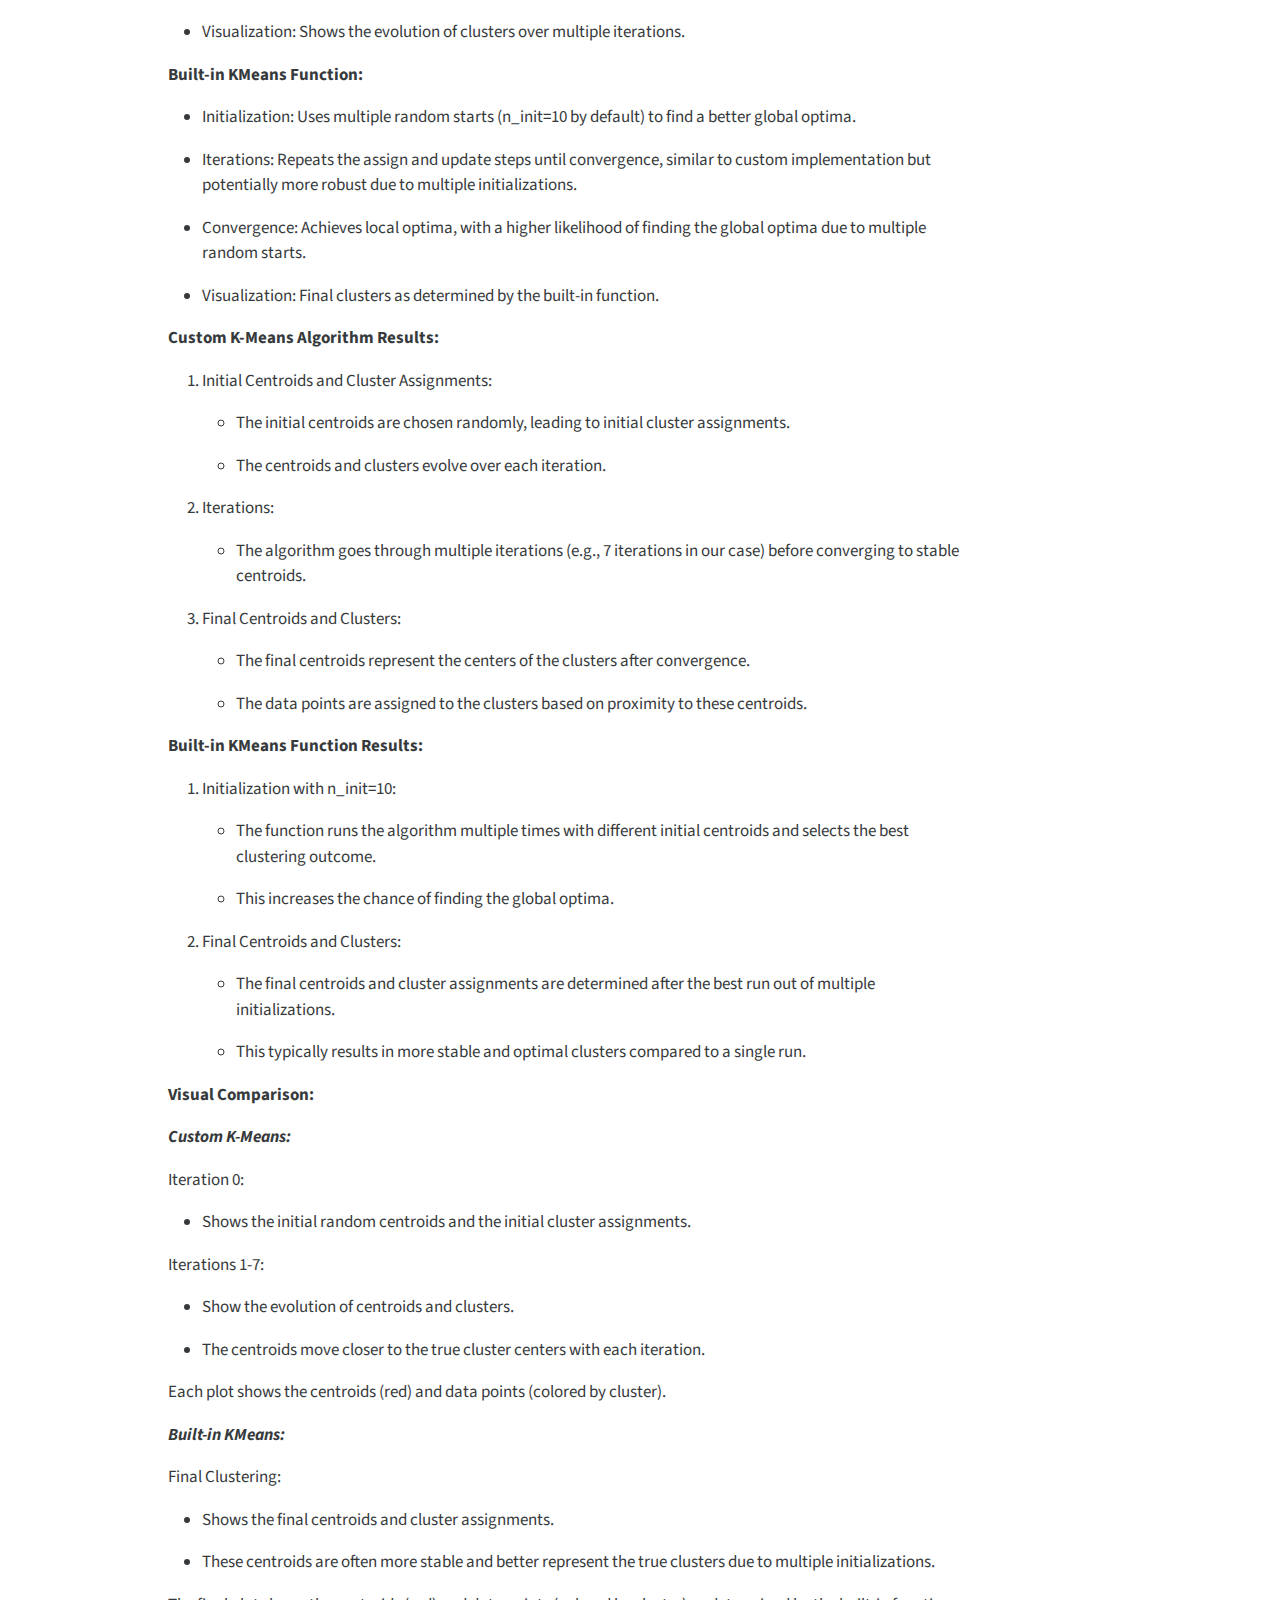
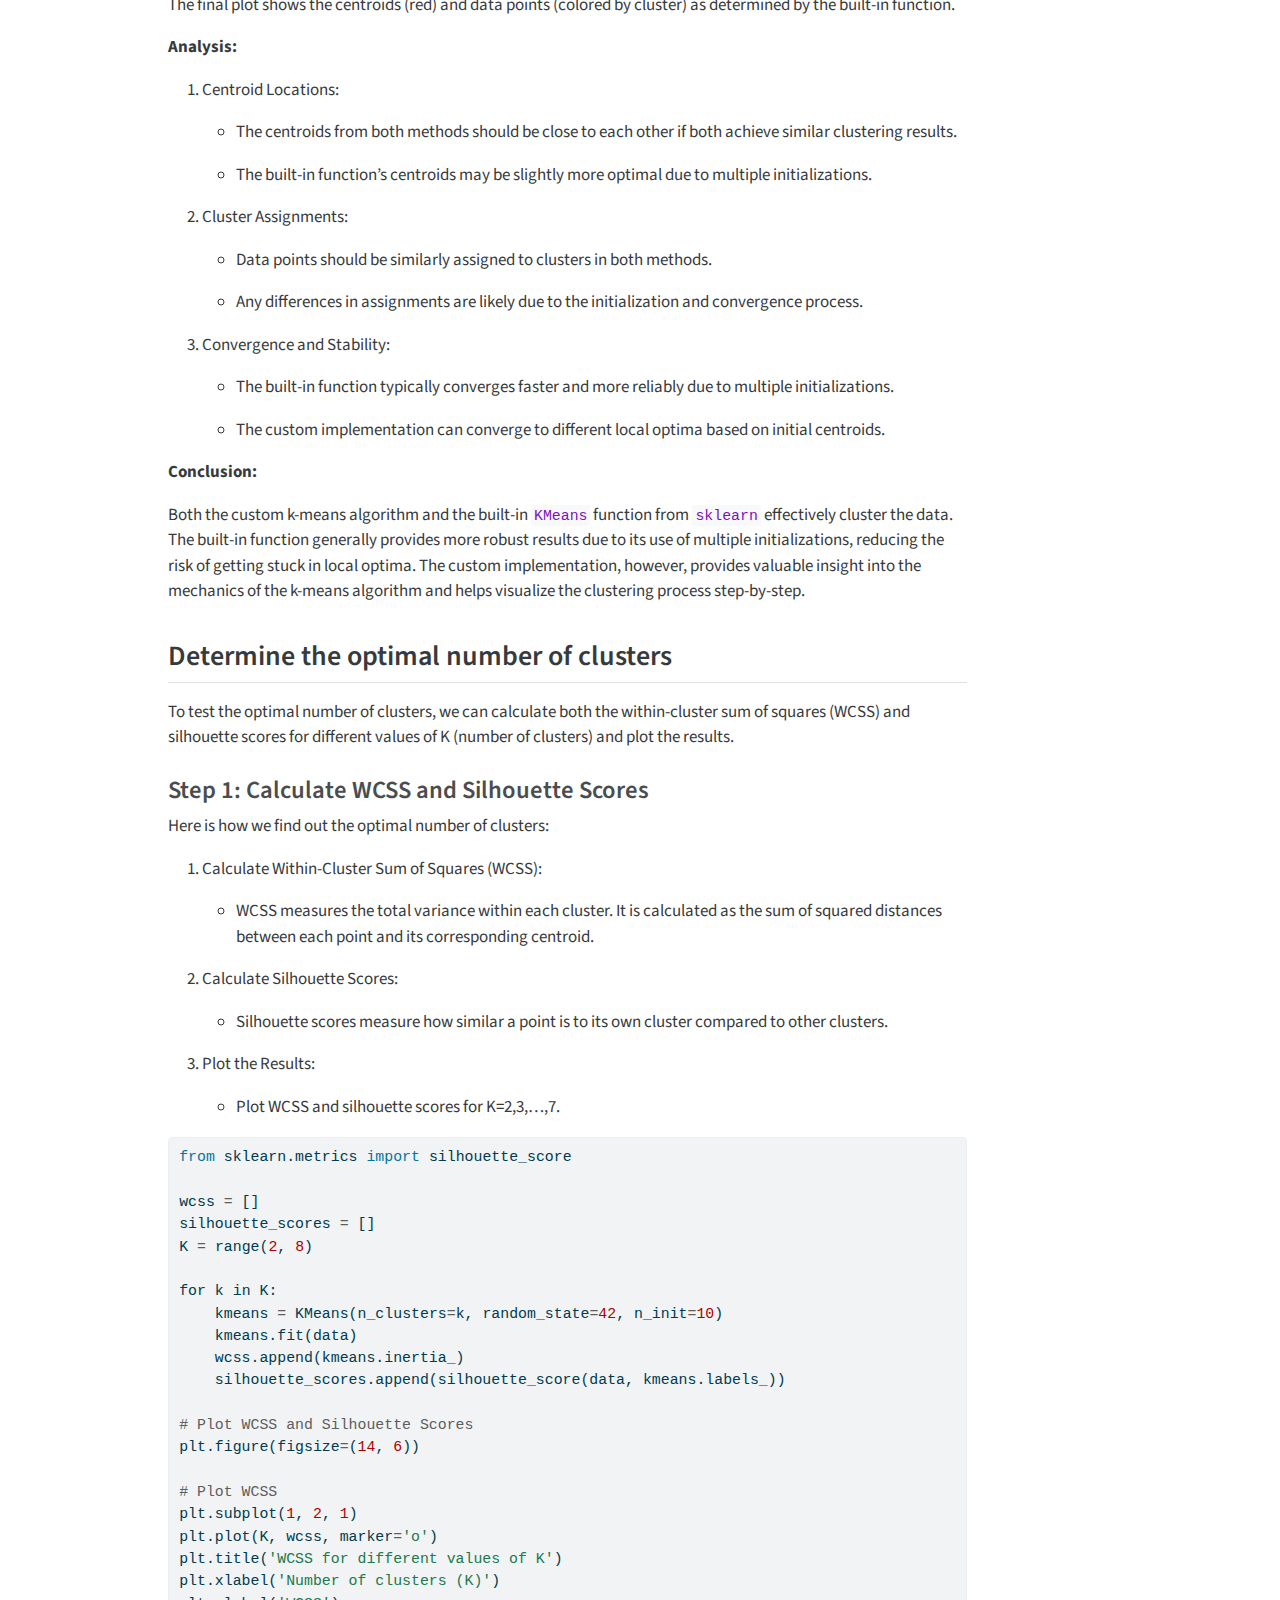
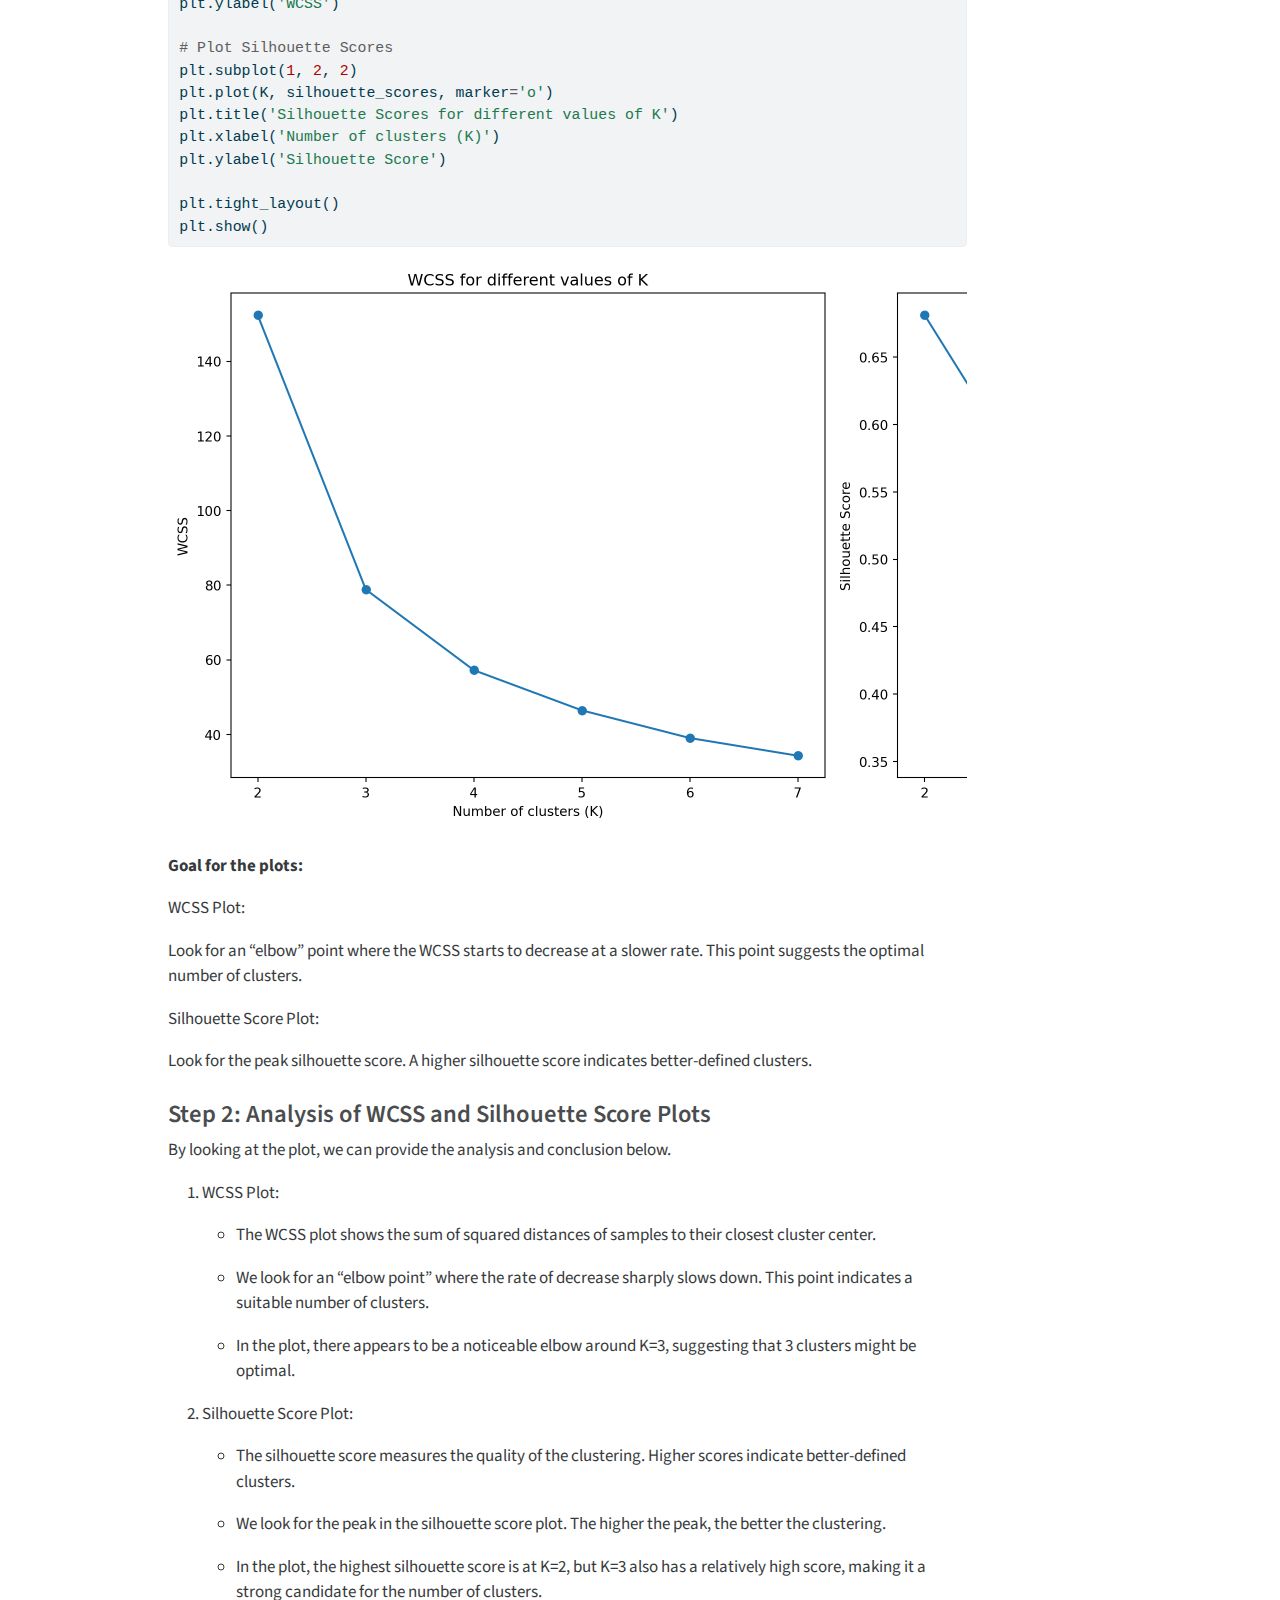
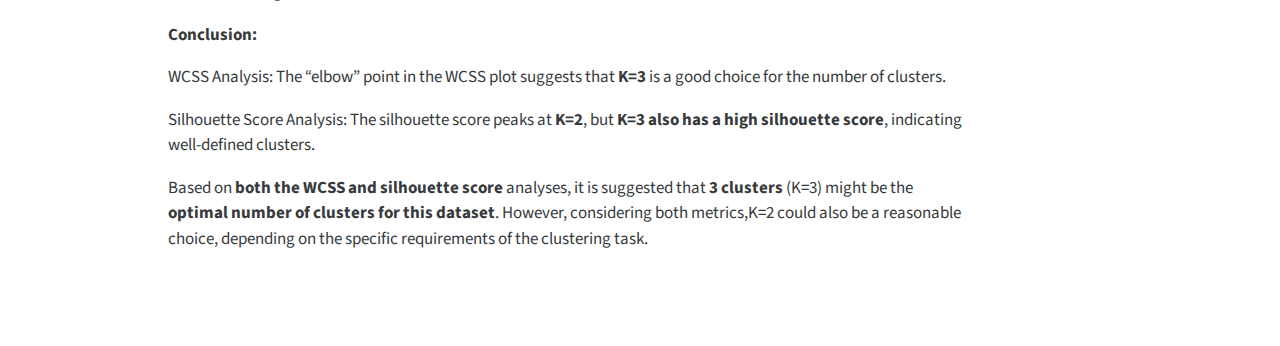
<file: docs/projects/project1/hw5_questions.html>
<!DOCTYPE html>
<html xmlns="http://www.w3.org/1999/xhtml" lang="en" xml:lang="en"><head>

<meta charset="utf-8">
<meta name="generator" content="quarto-1.4.506">

<meta name="viewport" content="width=device-width, initial-scale=1.0, user-scalable=yes">

<meta name="author" content="Thomas Chiang">
<meta name="dcterms.date" content="2024-06-07">

<title>Thomas’s website - Homework5 - Segmentation Methods</title>
<style>
code{white-space: pre-wrap;}
span.smallcaps{font-variant: small-caps;}
div.columns{display: flex; gap: min(4vw, 1.5em);}
div.column{flex: auto; overflow-x: auto;}
div.hanging-indent{margin-left: 1.5em; text-indent: -1.5em;}
ul.task-list{list-style: none;}
ul.task-list li input[type="checkbox"] {
  width: 0.8em;
  margin: 0 0.8em 0.2em -1em; /* quarto-specific, see https://github.com/quarto-dev/quarto-cli/issues/4556 */ 
  vertical-align: middle;
}
/* CSS for syntax highlighting */
pre > code.sourceCode { white-space: pre; position: relative; }
pre > code.sourceCode > span { line-height: 1.25; }
pre > code.sourceCode > span:empty { height: 1.2em; }
.sourceCode { overflow: visible; }
code.sourceCode > span { color: inherit; text-decoration: inherit; }
div.sourceCode { margin: 1em 0; }
pre.sourceCode { margin: 0; }
@media screen {
div.sourceCode { overflow: auto; }
}
@media print {
pre > code.sourceCode { white-space: pre-wrap; }
pre > code.sourceCode > span { text-indent: -5em; padding-left: 5em; }
}
pre.numberSource code
  { counter-reset: source-line 0; }
pre.numberSource code > span
  { position: relative; left: -4em; counter-increment: source-line; }
pre.numberSource code > span > a:first-child::before
  { content: counter(source-line);
    position: relative; left: -1em; text-align: right; vertical-align: baseline;
    border: none; display: inline-block;
    -webkit-touch-callout: none; -webkit-user-select: none;
    -khtml-user-select: none; -moz-user-select: none;
    -ms-user-select: none; user-select: none;
    padding: 0 4px; width: 4em;
  }
pre.numberSource { margin-left: 3em;  padding-left: 4px; }
div.sourceCode
  {   }
@media screen {
pre > code.sourceCode > span > a:first-child::before { text-decoration: underline; }
}
</style>


<script src="../../site_libs/quarto-nav/quarto-nav.js"></script>
<script src="../../site_libs/quarto-nav/headroom.min.js"></script>
<script src="../../site_libs/clipboard/clipboard.min.js"></script>
<script src="../../site_libs/quarto-search/autocomplete.umd.js"></script>
<script src="../../site_libs/quarto-search/fuse.min.js"></script>
<script src="../../site_libs/quarto-search/quarto-search.js"></script>
<meta name="quarto:offset" content="../../">
<script src="../../site_libs/quarto-html/quarto.js"></script>
<script src="../../site_libs/quarto-html/popper.min.js"></script>
<script src="../../site_libs/quarto-html/tippy.umd.min.js"></script>
<script src="../../site_libs/quarto-html/anchor.min.js"></script>
<link href="../../site_libs/quarto-html/tippy.css" rel="stylesheet">
<link href="../../site_libs/quarto-html/quarto-syntax-highlighting.css" rel="stylesheet" id="quarto-text-highlighting-styles">
<script src="../../site_libs/bootstrap/bootstrap.min.js"></script>
<link href="../../site_libs/bootstrap/bootstrap-icons.css" rel="stylesheet">
<link href="../../site_libs/bootstrap/bootstrap.min.css" rel="stylesheet" id="quarto-bootstrap" data-mode="light">
<script id="quarto-search-options" type="application/json">{
  "location": "navbar",
  "copy-button": false,
  "collapse-after": 3,
  "panel-placement": "end",
  "type": "overlay",
  "limit": 50,
  "keyboard-shortcut": [
    "f",
    "/",
    "s"
  ],
  "show-item-context": false,
  "language": {
    "search-no-results-text": "No results",
    "search-matching-documents-text": "matching documents",
    "search-copy-link-title": "Copy link to search",
    "search-hide-matches-text": "Hide additional matches",
    "search-more-match-text": "more match in this document",
    "search-more-matches-text": "more matches in this document",
    "search-clear-button-title": "Clear",
    "search-detached-cancel-button-title": "Cancel",
    "search-submit-button-title": "Submit",
    "search-label": "Search"
  }
}</script>


<link rel="stylesheet" href="../../styles.css">
</head>

<body class="nav-fixed">

<div id="quarto-search-results"></div>
  <header id="quarto-header" class="headroom fixed-top">
    <nav class="navbar navbar-expand-lg " data-bs-theme="dark">
      <div class="navbar-container container-fluid">
      <div class="navbar-brand-container mx-auto">
    <a class="navbar-brand" href="../../index.html">
    <span class="navbar-title">Thomas’s website</span>
    </a>
  </div>
            <div id="quarto-search" class="" title="Search"></div>
          <button class="navbar-toggler" type="button" data-bs-toggle="collapse" data-bs-target="#navbarCollapse" aria-controls="navbarCollapse" aria-expanded="false" aria-label="Toggle navigation" onclick="if (window.quartoToggleHeadroom) { window.quartoToggleHeadroom(); }">
  <span class="navbar-toggler-icon"></span>
</button>
          <div class="collapse navbar-collapse" id="navbarCollapse">
            <ul class="navbar-nav navbar-nav-scroll me-auto">
  <li class="nav-item">
    <a class="nav-link" href="../../index.html"> 
<span class="menu-text">About</span></a>
  </li>  
  <li class="nav-item">
    <a class="nav-link" href="../../resume.html"> 
<span class="menu-text">Resume</span></a>
  </li>  
  <li class="nav-item">
    <a class="nav-link" href="../../projects.html"> 
<span class="menu-text">Projects</span></a>
  </li>  
</ul>
          </div> <!-- /navcollapse -->
          <div class="quarto-navbar-tools">
</div>
      </div> <!-- /container-fluid -->
    </nav>
</header>
<!-- content -->
<div id="quarto-content" class="quarto-container page-columns page-rows-contents page-layout-article page-navbar">
<!-- sidebar -->
<!-- margin-sidebar -->
    <div id="quarto-margin-sidebar" class="sidebar margin-sidebar">
        <nav id="TOC" role="doc-toc" class="toc-active">
    <h2 id="toc-title">On this page</h2>
   
  <ul>
  <li><a href="#k-means" id="toc-k-means" class="nav-link active" data-scroll-target="#k-means">K-Means</a>
  <ul class="collapse">
  <li><a href="#step-1-load-the-dataset" id="toc-step-1-load-the-dataset" class="nav-link" data-scroll-target="#step-1-load-the-dataset">Step 1: Load the Dataset</a></li>
  <li><a href="#step-2-implement-the-k-means-algorithm" id="toc-step-2-implement-the-k-means-algorithm" class="nav-link" data-scroll-target="#step-2-implement-the-k-means-algorithm">Step 2: Implement the K-Means Algorithm</a></li>
  <li><a href="#step-3-visualize-the-clustering-steps" id="toc-step-3-visualize-the-clustering-steps" class="nav-link" data-scroll-target="#step-3-visualize-the-clustering-steps">Step 3: Visualize the Clustering Steps</a></li>
  <li><a href="#step-4-compare-with-built-in-kmeans-function" id="toc-step-4-compare-with-built-in-kmeans-function" class="nav-link" data-scroll-target="#step-4-compare-with-built-in-kmeans-function">Step 4: Compare with Built-in KMeans Function</a></li>
  </ul></li>
  <li><a href="#determine-the-optimal-number-of-clusters" id="toc-determine-the-optimal-number-of-clusters" class="nav-link" data-scroll-target="#determine-the-optimal-number-of-clusters">Determine the optimal number of clusters</a>
  <ul class="collapse">
  <li><a href="#step-1-calculate-wcss-and-silhouette-scores" id="toc-step-1-calculate-wcss-and-silhouette-scores" class="nav-link" data-scroll-target="#step-1-calculate-wcss-and-silhouette-scores">Step 1: Calculate WCSS and Silhouette Scores</a></li>
  <li><a href="#step-2-analysis-of-wcss-and-silhouette-score-plots" id="toc-step-2-analysis-of-wcss-and-silhouette-score-plots" class="nav-link" data-scroll-target="#step-2-analysis-of-wcss-and-silhouette-score-plots">Step 2: Analysis of WCSS and Silhouette Score Plots</a></li>
  </ul></li>
  </ul>
</nav>
    </div>
<!-- main -->
<main class="content" id="quarto-document-content">

<header id="title-block-header" class="quarto-title-block default">
<div class="quarto-title">
<h1 class="title">Homework5 - Segmentation Methods</h1>
</div>



<div class="quarto-title-meta">

    <div>
    <div class="quarto-title-meta-heading">Author</div>
    <div class="quarto-title-meta-contents">
             <p>Thomas Chiang </p>
          </div>
  </div>
    
    <div>
    <div class="quarto-title-meta-heading">Published</div>
    <div class="quarto-title-meta-contents">
      <p class="date">June 7, 2024</p>
    </div>
  </div>
  
    
  </div>
  


</header>


<section id="k-means" class="level2">
<h2 class="anchored" data-anchor-id="k-means">K-Means</h2>
<p>We will first load the Iris dataset to implement the k-means algorithm and compare its results with Python’s built-in <code>kmeans</code> function.</p>
<section id="step-1-load-the-dataset" class="level3">
<h3 class="anchored" data-anchor-id="step-1-load-the-dataset">Step 1: Load the Dataset</h3>
<div id="3b292f2c" class="cell" data-execution_count="1">
<div class="sourceCode cell-code" id="cb1"><pre class="sourceCode python code-with-copy"><code class="sourceCode python"><span id="cb1-1"><a href="#cb1-1" aria-hidden="true" tabindex="-1"></a><span class="im">import</span> pandas <span class="im">as</span> pd</span>
<span id="cb1-2"><a href="#cb1-2" aria-hidden="true" tabindex="-1"></a><span class="im">import</span> numpy <span class="im">as</span> np</span>
<span id="cb1-3"><a href="#cb1-3" aria-hidden="true" tabindex="-1"></a><span class="im">import</span> matplotlib.pyplot <span class="im">as</span> plt</span>
<span id="cb1-4"><a href="#cb1-4" aria-hidden="true" tabindex="-1"></a><span class="im">from</span> sklearn.datasets <span class="im">import</span> load_iris</span>
<span id="cb1-5"><a href="#cb1-5" aria-hidden="true" tabindex="-1"></a><span class="im">from</span> sklearn.cluster <span class="im">import</span> KMeans</span>
<span id="cb1-6"><a href="#cb1-6" aria-hidden="true" tabindex="-1"></a></span>
<span id="cb1-7"><a href="#cb1-7" aria-hidden="true" tabindex="-1"></a><span class="co"># Load the Iris dataset</span></span>
<span id="cb1-8"><a href="#cb1-8" aria-hidden="true" tabindex="-1"></a>iris <span class="op">=</span> pd.read_csv(<span class="st">'/home/jovyan/code/MGTA 495/QUARTO_WEBSITE/data/iris.csv'</span>)</span>
<span id="cb1-9"><a href="#cb1-9" aria-hidden="true" tabindex="-1"></a>data <span class="op">=</span> iris.iloc[:, :<span class="op">-</span><span class="dv">1</span>].values</span></code><button title="Copy to Clipboard" class="code-copy-button"><i class="bi"></i></button></pre></div>
</div>
</section>
<section id="step-2-implement-the-k-means-algorithm" class="level3">
<h3 class="anchored" data-anchor-id="step-2-implement-the-k-means-algorithm">Step 2: Implement the K-Means Algorithm</h3>
<p>We will implement the k-means algorithm from scratch. This involves three main functions:</p>
<ul>
<li><p>Initialize Centroids: Randomly select k data points as initial centroids.</p></li>
<li><p>Assign Clusters: Assign each data point to the nearest centroid.</p></li>
<li><p>Update Centroids: Calculate the new centroids by taking the mean of all data points assigned to each cluster.’</p></li>
</ul>
<p>Iterate: Repeat the assign and update steps until the centroids do not change significantly (convergence).</p>
<div id="2df7ddce" class="cell" data-execution_count="2">
<div class="sourceCode cell-code" id="cb2"><pre class="sourceCode python code-with-copy"><code class="sourceCode python"><span id="cb2-1"><a href="#cb2-1" aria-hidden="true" tabindex="-1"></a><span class="co"># Implement K-Means</span></span>
<span id="cb2-2"><a href="#cb2-2" aria-hidden="true" tabindex="-1"></a><span class="kw">def</span> initialize_centroids(data, k):</span>
<span id="cb2-3"><a href="#cb2-3" aria-hidden="true" tabindex="-1"></a>    np.random.seed(<span class="dv">42</span>)</span>
<span id="cb2-4"><a href="#cb2-4" aria-hidden="true" tabindex="-1"></a>    random_indices <span class="op">=</span> np.random.permutation(data.shape[<span class="dv">0</span>])</span>
<span id="cb2-5"><a href="#cb2-5" aria-hidden="true" tabindex="-1"></a>    centroids <span class="op">=</span> data[random_indices[:k]]</span>
<span id="cb2-6"><a href="#cb2-6" aria-hidden="true" tabindex="-1"></a>    <span class="cf">return</span> centroids</span>
<span id="cb2-7"><a href="#cb2-7" aria-hidden="true" tabindex="-1"></a></span>
<span id="cb2-8"><a href="#cb2-8" aria-hidden="true" tabindex="-1"></a><span class="kw">def</span> assign_clusters(data, centroids):</span>
<span id="cb2-9"><a href="#cb2-9" aria-hidden="true" tabindex="-1"></a>    distances <span class="op">=</span> np.sqrt(((data <span class="op">-</span> centroids[:, np.newaxis])<span class="op">**</span><span class="dv">2</span>).<span class="bu">sum</span>(axis<span class="op">=</span><span class="dv">2</span>))</span>
<span id="cb2-10"><a href="#cb2-10" aria-hidden="true" tabindex="-1"></a>    <span class="cf">return</span> np.argmin(distances, axis<span class="op">=</span><span class="dv">0</span>)</span>
<span id="cb2-11"><a href="#cb2-11" aria-hidden="true" tabindex="-1"></a></span>
<span id="cb2-12"><a href="#cb2-12" aria-hidden="true" tabindex="-1"></a><span class="kw">def</span> update_centroids(data, labels, k):</span>
<span id="cb2-13"><a href="#cb2-13" aria-hidden="true" tabindex="-1"></a>    new_centroids <span class="op">=</span> np.array([data[labels <span class="op">==</span> i].mean(axis<span class="op">=</span><span class="dv">0</span>) <span class="cf">for</span> i <span class="kw">in</span> <span class="bu">range</span>(k)])</span>
<span id="cb2-14"><a href="#cb2-14" aria-hidden="true" tabindex="-1"></a>    <span class="cf">return</span> new_centroids</span>
<span id="cb2-15"><a href="#cb2-15" aria-hidden="true" tabindex="-1"></a></span>
<span id="cb2-16"><a href="#cb2-16" aria-hidden="true" tabindex="-1"></a><span class="kw">def</span> k_means(data, k, max_iters<span class="op">=</span><span class="dv">100</span>):</span>
<span id="cb2-17"><a href="#cb2-17" aria-hidden="true" tabindex="-1"></a>    centroids <span class="op">=</span> initialize_centroids(data, k)</span>
<span id="cb2-18"><a href="#cb2-18" aria-hidden="true" tabindex="-1"></a>    <span class="cf">for</span> i <span class="kw">in</span> <span class="bu">range</span>(max_iters):</span>
<span id="cb2-19"><a href="#cb2-19" aria-hidden="true" tabindex="-1"></a>        labels <span class="op">=</span> assign_clusters(data, centroids)</span>
<span id="cb2-20"><a href="#cb2-20" aria-hidden="true" tabindex="-1"></a>        new_centroids <span class="op">=</span> update_centroids(data, labels, k)</span>
<span id="cb2-21"><a href="#cb2-21" aria-hidden="true" tabindex="-1"></a>        <span class="cf">if</span> np.<span class="bu">all</span>(centroids <span class="op">==</span> new_centroids):</span>
<span id="cb2-22"><a href="#cb2-22" aria-hidden="true" tabindex="-1"></a>            <span class="cf">break</span></span>
<span id="cb2-23"><a href="#cb2-23" aria-hidden="true" tabindex="-1"></a>        centroids <span class="op">=</span> new_centroids</span>
<span id="cb2-24"><a href="#cb2-24" aria-hidden="true" tabindex="-1"></a>    <span class="cf">return</span> centroids, labels</span></code><button title="Copy to Clipboard" class="code-copy-button"><i class="bi"></i></button></pre></div>
</div>
</section>
<section id="step-3-visualize-the-clustering-steps" class="level3">
<h3 class="anchored" data-anchor-id="step-3-visualize-the-clustering-steps">Step 3: Visualize the Clustering Steps</h3>
<p>Visualize the progress of the algorithm at each step to understand how the centroids and cluster assignments change over iterations.</p>
<div id="5e9e50a9" class="cell" data-execution_count="3">
<div class="sourceCode cell-code" id="cb3"><pre class="sourceCode python code-with-copy"><code class="sourceCode python"><span id="cb3-1"><a href="#cb3-1" aria-hidden="true" tabindex="-1"></a><span class="co"># Visualization</span></span>
<span id="cb3-2"><a href="#cb3-2" aria-hidden="true" tabindex="-1"></a><span class="kw">def</span> plot_kmeans(data, centroids, labels, k, iteration):</span>
<span id="cb3-3"><a href="#cb3-3" aria-hidden="true" tabindex="-1"></a>    plt.scatter(data[:, <span class="dv">0</span>], data[:, <span class="dv">1</span>], c<span class="op">=</span>labels, s<span class="op">=</span><span class="dv">50</span>, cmap<span class="op">=</span><span class="st">'viridis'</span>)</span>
<span id="cb3-4"><a href="#cb3-4" aria-hidden="true" tabindex="-1"></a>    plt.scatter(centroids[:, <span class="dv">0</span>], centroids[:, <span class="dv">1</span>], c<span class="op">=</span><span class="st">'red'</span>, s<span class="op">=</span><span class="dv">200</span>, alpha<span class="op">=</span><span class="fl">0.5</span>)</span>
<span id="cb3-5"><a href="#cb3-5" aria-hidden="true" tabindex="-1"></a>    plt.title(<span class="ss">f"Iteration </span><span class="sc">{</span>iteration<span class="sc">}</span><span class="ss">"</span>)</span>
<span id="cb3-6"><a href="#cb3-6" aria-hidden="true" tabindex="-1"></a>    plt.show()</span>
<span id="cb3-7"><a href="#cb3-7" aria-hidden="true" tabindex="-1"></a></span>
<span id="cb3-8"><a href="#cb3-8" aria-hidden="true" tabindex="-1"></a><span class="co"># Run custom K-Means</span></span>
<span id="cb3-9"><a href="#cb3-9" aria-hidden="true" tabindex="-1"></a>k <span class="op">=</span> <span class="dv">3</span></span>
<span id="cb3-10"><a href="#cb3-10" aria-hidden="true" tabindex="-1"></a>centroids <span class="op">=</span> initialize_centroids(data, k)</span>
<span id="cb3-11"><a href="#cb3-11" aria-hidden="true" tabindex="-1"></a>labels <span class="op">=</span> assign_clusters(data, centroids)</span>
<span id="cb3-12"><a href="#cb3-12" aria-hidden="true" tabindex="-1"></a></span>
<span id="cb3-13"><a href="#cb3-13" aria-hidden="true" tabindex="-1"></a><span class="co"># Plot initial state</span></span>
<span id="cb3-14"><a href="#cb3-14" aria-hidden="true" tabindex="-1"></a>plot_kmeans(data, centroids, labels, k, iteration<span class="op">=</span><span class="dv">0</span>)</span>
<span id="cb3-15"><a href="#cb3-15" aria-hidden="true" tabindex="-1"></a></span>
<span id="cb3-16"><a href="#cb3-16" aria-hidden="true" tabindex="-1"></a><span class="co"># Run K-Means algorithm and plot each step</span></span>
<span id="cb3-17"><a href="#cb3-17" aria-hidden="true" tabindex="-1"></a>max_iters <span class="op">=</span> <span class="dv">10</span></span>
<span id="cb3-18"><a href="#cb3-18" aria-hidden="true" tabindex="-1"></a><span class="cf">for</span> i <span class="kw">in</span> <span class="bu">range</span>(max_iters):</span>
<span id="cb3-19"><a href="#cb3-19" aria-hidden="true" tabindex="-1"></a>    labels <span class="op">=</span> assign_clusters(data, centroids)</span>
<span id="cb3-20"><a href="#cb3-20" aria-hidden="true" tabindex="-1"></a>    plot_kmeans(data, centroids, labels, k, iteration<span class="op">=</span>i<span class="op">+</span><span class="dv">1</span>)</span>
<span id="cb3-21"><a href="#cb3-21" aria-hidden="true" tabindex="-1"></a>    new_centroids <span class="op">=</span> update_centroids(data, labels, k)</span>
<span id="cb3-22"><a href="#cb3-22" aria-hidden="true" tabindex="-1"></a>    <span class="cf">if</span> np.<span class="bu">all</span>(centroids <span class="op">==</span> new_centroids):</span>
<span id="cb3-23"><a href="#cb3-23" aria-hidden="true" tabindex="-1"></a>        <span class="cf">break</span></span>
<span id="cb3-24"><a href="#cb3-24" aria-hidden="true" tabindex="-1"></a>    centroids <span class="op">=</span> new_centroids</span></code><button title="Copy to Clipboard" class="code-copy-button"><i class="bi"></i></button></pre></div>
<div class="cell-output cell-output-display">
<div>
<figure class="figure">
<p><img src="hw5_questions_files/figure-html/cell-4-output-1.png" width="571" height="431" class="figure-img"></p>
</figure>
</div>
</div>
<div class="cell-output cell-output-display">
<div>
<figure class="figure">
<p><img src="hw5_questions_files/figure-html/cell-4-output-2.png" width="571" height="431" class="figure-img"></p>
</figure>
</div>
</div>
<div class="cell-output cell-output-display">
<div>
<figure class="figure">
<p><img src="hw5_questions_files/figure-html/cell-4-output-3.png" width="571" height="431" class="figure-img"></p>
</figure>
</div>
</div>
<div class="cell-output cell-output-display">
<div>
<figure class="figure">
<p><img src="hw5_questions_files/figure-html/cell-4-output-4.png" width="571" height="431" class="figure-img"></p>
</figure>
</div>
</div>
<div class="cell-output cell-output-display">
<div>
<figure class="figure">
<p><img src="hw5_questions_files/figure-html/cell-4-output-5.png" width="571" height="431" class="figure-img"></p>
</figure>
</div>
</div>
<div class="cell-output cell-output-display">
<div>
<figure class="figure">
<p><img src="hw5_questions_files/figure-html/cell-4-output-6.png" width="571" height="431" class="figure-img"></p>
</figure>
</div>
</div>
<div class="cell-output cell-output-display">
<div>
<figure class="figure">
<p><img src="hw5_questions_files/figure-html/cell-4-output-7.png" width="571" height="431" class="figure-img"></p>
</figure>
</div>
</div>
</div>
</section>
<section id="step-4-compare-with-built-in-kmeans-function" class="level3">
<h3 class="anchored" data-anchor-id="step-4-compare-with-built-in-kmeans-function">Step 4: Compare with Built-in KMeans Function</h3>
<p>Use the built-in <code>KMeans</code> function from the <code>sklearn</code> library to cluster the same dataset. This step serves as a benchmark to evaluate the custom implementation.</p>
<div id="2b64a53f" class="cell" data-execution_count="4">
<div class="sourceCode cell-code" id="cb4"><pre class="sourceCode python code-with-copy"><code class="sourceCode python"><span id="cb4-1"><a href="#cb4-1" aria-hidden="true" tabindex="-1"></a><span class="co"># Compare with built-in KMeans</span></span>
<span id="cb4-2"><a href="#cb4-2" aria-hidden="true" tabindex="-1"></a>kmeans <span class="op">=</span> KMeans(n_clusters<span class="op">=</span><span class="dv">3</span>, random_state<span class="op">=</span><span class="dv">42</span>, n_init<span class="op">=</span><span class="dv">10</span>)</span>
<span id="cb4-3"><a href="#cb4-3" aria-hidden="true" tabindex="-1"></a>kmeans.fit(data)</span>
<span id="cb4-4"><a href="#cb4-4" aria-hidden="true" tabindex="-1"></a>sklearn_centroids <span class="op">=</span> kmeans.cluster_centers_</span>
<span id="cb4-5"><a href="#cb4-5" aria-hidden="true" tabindex="-1"></a>sklearn_labels <span class="op">=</span> kmeans.labels_</span>
<span id="cb4-6"><a href="#cb4-6" aria-hidden="true" tabindex="-1"></a></span>
<span id="cb4-7"><a href="#cb4-7" aria-hidden="true" tabindex="-1"></a><span class="co"># Plot built-in KMeans result</span></span>
<span id="cb4-8"><a href="#cb4-8" aria-hidden="true" tabindex="-1"></a>plot_kmeans(data, sklearn_centroids, sklearn_labels, k, iteration<span class="op">=</span><span class="st">'Built-in KMeans'</span>)</span></code><button title="Copy to Clipboard" class="code-copy-button"><i class="bi"></i></button></pre></div>
<div class="cell-output cell-output-display">
<div>
<figure class="figure">
<p><img src="hw5_questions_files/figure-html/cell-5-output-1.png" width="571" height="431" class="figure-img"></p>
</figure>
</div>
</div>
</div>
<p><strong>Comparison of Results with Built-in KMeans Function</strong></p>
<p>After running the custom k-means algorithm and the built-in KMeans function, we can compare the results based on the final centroids, cluster assignments, and visualizations.</p>
<p><strong>Custom K-Means Algorithm:</strong></p>
<ul>
<li><p>Initialization: Randomly initializes centroids.</p></li>
<li><p>Iterations: Repeats the assign and update steps until convergence.</p></li>
<li><p>Convergence: Achieves local optima where centroids and cluster assignments stabilize.</p></li>
<li><p>Visualization: Shows the evolution of clusters over multiple iterations.</p></li>
</ul>
<p><strong>Built-in KMeans Function:</strong></p>
<ul>
<li><p>Initialization: Uses multiple random starts (n_init=10 by default) to find a better global optima.</p></li>
<li><p>Iterations: Repeats the assign and update steps until convergence, similar to custom implementation but potentially more robust due to multiple initializations.</p></li>
<li><p>Convergence: Achieves local optima, with a higher likelihood of finding the global optima due to multiple random starts.</p></li>
<li><p>Visualization: Final clusters as determined by the built-in function.</p></li>
</ul>
<p><strong>Custom K-Means Algorithm Results:</strong></p>
<ol type="1">
<li><p>Initial Centroids and Cluster Assignments:</p>
<ul>
<li><p>The initial centroids are chosen randomly, leading to initial cluster assignments.</p></li>
<li><p>The centroids and clusters evolve over each iteration.</p></li>
</ul></li>
<li><p>Iterations:</p>
<ul>
<li>The algorithm goes through multiple iterations (e.g., 7 iterations in our case) before converging to stable centroids.</li>
</ul></li>
<li><p>Final Centroids and Clusters:</p>
<ul>
<li><p>The final centroids represent the centers of the clusters after convergence.</p></li>
<li><p>The data points are assigned to the clusters based on proximity to these centroids.</p></li>
</ul></li>
</ol>
<p><strong>Built-in KMeans Function Results:</strong></p>
<ol type="1">
<li><p>Initialization with n_init=10:</p>
<ul>
<li><p>The function runs the algorithm multiple times with different initial centroids and selects the best clustering outcome.</p></li>
<li><p>This increases the chance of finding the global optima.</p></li>
</ul></li>
<li><p>Final Centroids and Clusters:</p>
<ul>
<li><p>The final centroids and cluster assignments are determined after the best run out of multiple initializations.</p></li>
<li><p>This typically results in more stable and optimal clusters compared to a single run.</p></li>
</ul></li>
</ol>
<p><strong>Visual Comparison:</strong></p>
<p><strong><em>Custom K-Means:</em></strong></p>
<p>Iteration 0:</p>
<ul>
<li>Shows the initial random centroids and the initial cluster assignments.</li>
</ul>
<p>Iterations 1-7:</p>
<ul>
<li><p>Show the evolution of centroids and clusters.</p></li>
<li><p>The centroids move closer to the true cluster centers with each iteration.</p></li>
</ul>
<p>Each plot shows the centroids (red) and data points (colored by cluster).</p>
<p><strong><em>Built-in KMeans:</em></strong></p>
<p>Final Clustering:</p>
<ul>
<li><p>Shows the final centroids and cluster assignments.</p></li>
<li><p>These centroids are often more stable and better represent the true clusters due to multiple initializations.</p></li>
</ul>
<p>The final plot shows the centroids (red) and data points (colored by cluster) as determined by the built-in function.</p>
<p><strong>Analysis:</strong></p>
<ol type="1">
<li><p>Centroid Locations:</p>
<ul>
<li><p>The centroids from both methods should be close to each other if both achieve similar clustering results.</p></li>
<li><p>The built-in function’s centroids may be slightly more optimal due to multiple initializations.</p></li>
</ul></li>
<li><p>Cluster Assignments:</p>
<ul>
<li><p>Data points should be similarly assigned to clusters in both methods.</p></li>
<li><p>Any differences in assignments are likely due to the initialization and convergence process.</p></li>
</ul></li>
<li><p>Convergence and Stability:</p>
<ul>
<li><p>The built-in function typically converges faster and more reliably due to multiple initializations.</p></li>
<li><p>The custom implementation can converge to different local optima based on initial centroids.</p></li>
</ul></li>
</ol>
<p><strong>Conclusion:</strong></p>
<p>Both the custom k-means algorithm and the built-in <code>KMeans</code> function from <code>sklearn</code> effectively cluster the data. The built-in function generally provides more robust results due to its use of multiple initializations, reducing the risk of getting stuck in local optima. The custom implementation, however, provides valuable insight into the mechanics of the k-means algorithm and helps visualize the clustering process step-by-step.</p>
</section>
</section>
<section id="determine-the-optimal-number-of-clusters" class="level2">
<h2 class="anchored" data-anchor-id="determine-the-optimal-number-of-clusters">Determine the optimal number of clusters</h2>
<p>To test the optimal number of clusters, we can calculate both the within-cluster sum of squares (WCSS) and silhouette scores for different values of K (number of clusters) and plot the results.</p>
<section id="step-1-calculate-wcss-and-silhouette-scores" class="level3">
<h3 class="anchored" data-anchor-id="step-1-calculate-wcss-and-silhouette-scores">Step 1: Calculate WCSS and Silhouette Scores</h3>
<p>Here is how we find out the optimal number of clusters:</p>
<ol type="1">
<li><p>Calculate Within-Cluster Sum of Squares (WCSS):</p>
<ul>
<li>WCSS measures the total variance within each cluster. It is calculated as the sum of squared distances between each point and its corresponding centroid.</li>
</ul></li>
<li><p>Calculate Silhouette Scores:</p>
<ul>
<li>Silhouette scores measure how similar a point is to its own cluster compared to other clusters.</li>
</ul></li>
<li><p>Plot the Results:</p>
<ul>
<li>Plot WCSS and silhouette scores for K=2,3,…,7.</li>
</ul></li>
</ol>
<div id="a690cc57" class="cell" data-execution_count="5">
<div class="sourceCode cell-code" id="cb5"><pre class="sourceCode python code-with-copy"><code class="sourceCode python"><span id="cb5-1"><a href="#cb5-1" aria-hidden="true" tabindex="-1"></a><span class="im">from</span> sklearn.metrics <span class="im">import</span> silhouette_score</span>
<span id="cb5-2"><a href="#cb5-2" aria-hidden="true" tabindex="-1"></a></span>
<span id="cb5-3"><a href="#cb5-3" aria-hidden="true" tabindex="-1"></a>wcss <span class="op">=</span> []</span>
<span id="cb5-4"><a href="#cb5-4" aria-hidden="true" tabindex="-1"></a>silhouette_scores <span class="op">=</span> []</span>
<span id="cb5-5"><a href="#cb5-5" aria-hidden="true" tabindex="-1"></a>K <span class="op">=</span> <span class="bu">range</span>(<span class="dv">2</span>, <span class="dv">8</span>)</span>
<span id="cb5-6"><a href="#cb5-6" aria-hidden="true" tabindex="-1"></a></span>
<span id="cb5-7"><a href="#cb5-7" aria-hidden="true" tabindex="-1"></a><span class="cf">for</span> k <span class="kw">in</span> K:</span>
<span id="cb5-8"><a href="#cb5-8" aria-hidden="true" tabindex="-1"></a>    kmeans <span class="op">=</span> KMeans(n_clusters<span class="op">=</span>k, random_state<span class="op">=</span><span class="dv">42</span>, n_init<span class="op">=</span><span class="dv">10</span>)</span>
<span id="cb5-9"><a href="#cb5-9" aria-hidden="true" tabindex="-1"></a>    kmeans.fit(data)</span>
<span id="cb5-10"><a href="#cb5-10" aria-hidden="true" tabindex="-1"></a>    wcss.append(kmeans.inertia_)</span>
<span id="cb5-11"><a href="#cb5-11" aria-hidden="true" tabindex="-1"></a>    silhouette_scores.append(silhouette_score(data, kmeans.labels_))</span>
<span id="cb5-12"><a href="#cb5-12" aria-hidden="true" tabindex="-1"></a></span>
<span id="cb5-13"><a href="#cb5-13" aria-hidden="true" tabindex="-1"></a><span class="co"># Plot WCSS and Silhouette Scores</span></span>
<span id="cb5-14"><a href="#cb5-14" aria-hidden="true" tabindex="-1"></a>plt.figure(figsize<span class="op">=</span>(<span class="dv">14</span>, <span class="dv">6</span>))</span>
<span id="cb5-15"><a href="#cb5-15" aria-hidden="true" tabindex="-1"></a></span>
<span id="cb5-16"><a href="#cb5-16" aria-hidden="true" tabindex="-1"></a><span class="co"># Plot WCSS</span></span>
<span id="cb5-17"><a href="#cb5-17" aria-hidden="true" tabindex="-1"></a>plt.subplot(<span class="dv">1</span>, <span class="dv">2</span>, <span class="dv">1</span>)</span>
<span id="cb5-18"><a href="#cb5-18" aria-hidden="true" tabindex="-1"></a>plt.plot(K, wcss, marker<span class="op">=</span><span class="st">'o'</span>)</span>
<span id="cb5-19"><a href="#cb5-19" aria-hidden="true" tabindex="-1"></a>plt.title(<span class="st">'WCSS for different values of K'</span>)</span>
<span id="cb5-20"><a href="#cb5-20" aria-hidden="true" tabindex="-1"></a>plt.xlabel(<span class="st">'Number of clusters (K)'</span>)</span>
<span id="cb5-21"><a href="#cb5-21" aria-hidden="true" tabindex="-1"></a>plt.ylabel(<span class="st">'WCSS'</span>)</span>
<span id="cb5-22"><a href="#cb5-22" aria-hidden="true" tabindex="-1"></a></span>
<span id="cb5-23"><a href="#cb5-23" aria-hidden="true" tabindex="-1"></a><span class="co"># Plot Silhouette Scores</span></span>
<span id="cb5-24"><a href="#cb5-24" aria-hidden="true" tabindex="-1"></a>plt.subplot(<span class="dv">1</span>, <span class="dv">2</span>, <span class="dv">2</span>)</span>
<span id="cb5-25"><a href="#cb5-25" aria-hidden="true" tabindex="-1"></a>plt.plot(K, silhouette_scores, marker<span class="op">=</span><span class="st">'o'</span>)</span>
<span id="cb5-26"><a href="#cb5-26" aria-hidden="true" tabindex="-1"></a>plt.title(<span class="st">'Silhouette Scores for different values of K'</span>)</span>
<span id="cb5-27"><a href="#cb5-27" aria-hidden="true" tabindex="-1"></a>plt.xlabel(<span class="st">'Number of clusters (K)'</span>)</span>
<span id="cb5-28"><a href="#cb5-28" aria-hidden="true" tabindex="-1"></a>plt.ylabel(<span class="st">'Silhouette Score'</span>)</span>
<span id="cb5-29"><a href="#cb5-29" aria-hidden="true" tabindex="-1"></a></span>
<span id="cb5-30"><a href="#cb5-30" aria-hidden="true" tabindex="-1"></a>plt.tight_layout()</span>
<span id="cb5-31"><a href="#cb5-31" aria-hidden="true" tabindex="-1"></a>plt.show()</span></code><button title="Copy to Clipboard" class="code-copy-button"><i class="bi"></i></button></pre></div>
<div class="cell-output cell-output-display">
<div>
<figure class="figure">
<p><img src="hw5_questions_files/figure-html/cell-6-output-1.png" width="1333" height="564" class="figure-img"></p>
</figure>
</div>
</div>
</div>
<p><strong>Goal for the plots:</strong></p>
<p>WCSS Plot:</p>
<p>Look for an “elbow” point where the WCSS starts to decrease at a slower rate. This point suggests the optimal number of clusters.</p>
<p>Silhouette Score Plot:</p>
<p>Look for the peak silhouette score. A higher silhouette score indicates better-defined clusters.</p>
</section>
<section id="step-2-analysis-of-wcss-and-silhouette-score-plots" class="level3">
<h3 class="anchored" data-anchor-id="step-2-analysis-of-wcss-and-silhouette-score-plots">Step 2: Analysis of WCSS and Silhouette Score Plots</h3>
<p>By looking at the plot, we can provide the analysis and conclusion below.</p>
<ol type="1">
<li><p>WCSS Plot:</p>
<ul>
<li><p>The WCSS plot shows the sum of squared distances of samples to their closest cluster center.</p></li>
<li><p>We look for an “elbow point” where the rate of decrease sharply slows down. This point indicates a suitable number of clusters.</p></li>
<li><p>In the plot, there appears to be a noticeable elbow around K=3, suggesting that 3 clusters might be optimal.</p></li>
</ul></li>
<li><p>Silhouette Score Plot:</p>
<ul>
<li><p>The silhouette score measures the quality of the clustering. Higher scores indicate better-defined clusters.</p></li>
<li><p>We look for the peak in the silhouette score plot. The higher the peak, the better the clustering.</p></li>
<li><p>In the plot, the highest silhouette score is at K=2, but K=3 also has a relatively high score, making it a strong candidate for the number of clusters.</p></li>
</ul></li>
</ol>
<p><strong>Conclusion:</strong></p>
<p>WCSS Analysis: The “elbow” point in the WCSS plot suggests that <strong>K=3</strong> is a good choice for the number of clusters.</p>
<p>Silhouette Score Analysis: The silhouette score peaks at <strong>K=2</strong>, but <strong>K=3 also has a high silhouette score</strong>, indicating well-defined clusters.</p>
<p>Based on <strong>both the WCSS and silhouette score</strong> analyses, it is suggested that <strong>3 clusters</strong> (K=3) might be the <strong>optimal number of clusters for this dataset</strong>. However, considering both metrics,K=2 could also be a reasonable choice, depending on the specific requirements of the clustering task.</p>


</section>
</section>

</main> <!-- /main -->
<script id="quarto-html-after-body" type="application/javascript">
window.document.addEventListener("DOMContentLoaded", function (event) {
  const toggleBodyColorMode = (bsSheetEl) => {
    const mode = bsSheetEl.getAttribute("data-mode");
    const bodyEl = window.document.querySelector("body");
    if (mode === "dark") {
      bodyEl.classList.add("quarto-dark");
      bodyEl.classList.remove("quarto-light");
    } else {
      bodyEl.classList.add("quarto-light");
      bodyEl.classList.remove("quarto-dark");
    }
  }
  const toggleBodyColorPrimary = () => {
    const bsSheetEl = window.document.querySelector("link#quarto-bootstrap");
    if (bsSheetEl) {
      toggleBodyColorMode(bsSheetEl);
    }
  }
  toggleBodyColorPrimary();  
  const icon = "";
  const anchorJS = new window.AnchorJS();
  anchorJS.options = {
    placement: 'right',
    icon: icon
  };
  anchorJS.add('.anchored');
  const isCodeAnnotation = (el) => {
    for (const clz of el.classList) {
      if (clz.startsWith('code-annotation-')) {                     
        return true;
      }
    }
    return false;
  }
  const clipboard = new window.ClipboardJS('.code-copy-button', {
    text: function(trigger) {
      const codeEl = trigger.previousElementSibling.cloneNode(true);
      for (const childEl of codeEl.children) {
        if (isCodeAnnotation(childEl)) {
          childEl.remove();
        }
      }
      return codeEl.innerText;
    }
  });
  clipboard.on('success', function(e) {
    // button target
    const button = e.trigger;
    // don't keep focus
    button.blur();
    // flash "checked"
    button.classList.add('code-copy-button-checked');
    var currentTitle = button.getAttribute("title");
    button.setAttribute("title", "Copied!");
    let tooltip;
    if (window.bootstrap) {
      button.setAttribute("data-bs-toggle", "tooltip");
      button.setAttribute("data-bs-placement", "left");
      button.setAttribute("data-bs-title", "Copied!");
      tooltip = new bootstrap.Tooltip(button, 
        { trigger: "manual", 
          customClass: "code-copy-button-tooltip",
          offset: [0, -8]});
      tooltip.show();    
    }
    setTimeout(function() {
      if (tooltip) {
        tooltip.hide();
        button.removeAttribute("data-bs-title");
        button.removeAttribute("data-bs-toggle");
        button.removeAttribute("data-bs-placement");
      }
      button.setAttribute("title", currentTitle);
      button.classList.remove('code-copy-button-checked');
    }, 1000);
    // clear code selection
    e.clearSelection();
  });
  function tippyHover(el, contentFn, onTriggerFn, onUntriggerFn) {
    const config = {
      allowHTML: true,
      maxWidth: 500,
      delay: 100,
      arrow: false,
      appendTo: function(el) {
          return el.parentElement;
      },
      interactive: true,
      interactiveBorder: 10,
      theme: 'quarto',
      placement: 'bottom-start',
    };
    if (contentFn) {
      config.content = contentFn;
    }
    if (onTriggerFn) {
      config.onTrigger = onTriggerFn;
    }
    if (onUntriggerFn) {
      config.onUntrigger = onUntriggerFn;
    }
    window.tippy(el, config); 
  }
  const noterefs = window.document.querySelectorAll('a[role="doc-noteref"]');
  for (var i=0; i<noterefs.length; i++) {
    const ref = noterefs[i];
    tippyHover(ref, function() {
      // use id or data attribute instead here
      let href = ref.getAttribute('data-footnote-href') || ref.getAttribute('href');
      try { href = new URL(href).hash; } catch {}
      const id = href.replace(/^#\/?/, "");
      const note = window.document.getElementById(id);
      return note.innerHTML;
    });
  }
  const xrefs = window.document.querySelectorAll('a.quarto-xref');
  const processXRef = (id, note) => {
    // Strip column container classes
    const stripColumnClz = (el) => {
      el.classList.remove("page-full", "page-columns");
      if (el.children) {
        for (const child of el.children) {
          stripColumnClz(child);
        }
      }
    }
    stripColumnClz(note)
    const typesetMath = (el) => {
      if (window.MathJax) {
        // MathJax Typeset
        window.MathJax.typeset([el]);
      } else if (window.katex) {
        // KaTeX Render
        var mathElements = el.getElementsByClassName("math");
        var macros = [];
        for (var i = 0; i < mathElements.length; i++) {
          var texText = mathElements[i].firstChild;
          if (mathElements[i].tagName == "SPAN") {
            window.katex.render(texText.data, mathElements[i], {
              displayMode: mathElements[i].classList.contains('display'),
              throwOnError: false,
              macros: macros,
              fleqn: false
            });
          }
        }
      }
    }
    if (id === null || id.startsWith('sec-')) {
      // Special case sections, only their first couple elements
      const container = document.createElement("div");
      if (note.children && note.children.length > 2) {
        container.appendChild(note.children[0].cloneNode(true));
        for (let i = 1; i < note.children.length; i++) {
          const child = note.children[i];
          if (child.tagName === "P" && child.innerText === "") {
            continue;
          } else {
            container.appendChild(child.cloneNode(true));
            break;
          }
        }
        typesetMath(container);
        return container.innerHTML
      } else {
        typesetMath(note);
        return note.innerHTML;
      }
    } else {
      // Remove any anchor links if they are present
      const anchorLink = note.querySelector('a.anchorjs-link');
      if (anchorLink) {
        anchorLink.remove();
      }
      typesetMath(note);
      return note.innerHTML;
    }
  }
  for (var i=0; i<xrefs.length; i++) {
    const xref = xrefs[i];
    tippyHover(xref, undefined, function(instance) {
      instance.disable();
      let url = xref.getAttribute('href');
      let hash = undefined; 
      if (url.startsWith('#')) {
        hash = url;
      } else {
        try { hash = new URL(url).hash; } catch {}
      }
      if (hash) {
        const id = hash.replace(/^#\/?/, "");
        const note = window.document.getElementById(id);
        if (note !== null) {
          try {
            const html = processXRef(id, note.cloneNode(true));
            instance.setContent(html);
          } finally {
            instance.enable();
            instance.show();
          }
        } else {
          // See if we can fetch this
          fetch(url.split('#')[0])
          .then(res => res.text())
          .then(html => {
            const parser = new DOMParser();
            const htmlDoc = parser.parseFromString(html, "text/html");
            const note = htmlDoc.getElementById(id);
            if (note !== null) {
              const html = processXRef(id, note);
              instance.setContent(html);
            } 
          }).finally(() => {
            instance.enable();
            instance.show();
          });
        }
      } else {
        // See if we can fetch a full url (with no hash to target)
        // This is a special case and we should probably do some content thinning / targeting
        fetch(url)
        .then(res => res.text())
        .then(html => {
          const parser = new DOMParser();
          const htmlDoc = parser.parseFromString(html, "text/html");
          const note = htmlDoc.querySelector('main.content');
          if (note !== null) {
            // This should only happen for chapter cross references
            // (since there is no id in the URL)
            // remove the first header
            if (note.children.length > 0 && note.children[0].tagName === "HEADER") {
              note.children[0].remove();
            }
            const html = processXRef(null, note);
            instance.setContent(html);
          } 
        }).finally(() => {
          instance.enable();
          instance.show();
        });
      }
    }, function(instance) {
    });
  }
      let selectedAnnoteEl;
      const selectorForAnnotation = ( cell, annotation) => {
        let cellAttr = 'data-code-cell="' + cell + '"';
        let lineAttr = 'data-code-annotation="' +  annotation + '"';
        const selector = 'span[' + cellAttr + '][' + lineAttr + ']';
        return selector;
      }
      const selectCodeLines = (annoteEl) => {
        const doc = window.document;
        const targetCell = annoteEl.getAttribute("data-target-cell");
        const targetAnnotation = annoteEl.getAttribute("data-target-annotation");
        const annoteSpan = window.document.querySelector(selectorForAnnotation(targetCell, targetAnnotation));
        const lines = annoteSpan.getAttribute("data-code-lines").split(",");
        const lineIds = lines.map((line) => {
          return targetCell + "-" + line;
        })
        let top = null;
        let height = null;
        let parent = null;
        if (lineIds.length > 0) {
            //compute the position of the single el (top and bottom and make a div)
            const el = window.document.getElementById(lineIds[0]);
            top = el.offsetTop;
            height = el.offsetHeight;
            parent = el.parentElement.parentElement;
          if (lineIds.length > 1) {
            const lastEl = window.document.getElementById(lineIds[lineIds.length - 1]);
            const bottom = lastEl.offsetTop + lastEl.offsetHeight;
            height = bottom - top;
          }
          if (top !== null && height !== null && parent !== null) {
            // cook up a div (if necessary) and position it 
            let div = window.document.getElementById("code-annotation-line-highlight");
            if (div === null) {
              div = window.document.createElement("div");
              div.setAttribute("id", "code-annotation-line-highlight");
              div.style.position = 'absolute';
              parent.appendChild(div);
            }
            div.style.top = top - 2 + "px";
            div.style.height = height + 4 + "px";
            div.style.left = 0;
            let gutterDiv = window.document.getElementById("code-annotation-line-highlight-gutter");
            if (gutterDiv === null) {
              gutterDiv = window.document.createElement("div");
              gutterDiv.setAttribute("id", "code-annotation-line-highlight-gutter");
              gutterDiv.style.position = 'absolute';
              const codeCell = window.document.getElementById(targetCell);
              const gutter = codeCell.querySelector('.code-annotation-gutter');
              gutter.appendChild(gutterDiv);
            }
            gutterDiv.style.top = top - 2 + "px";
            gutterDiv.style.height = height + 4 + "px";
          }
          selectedAnnoteEl = annoteEl;
        }
      };
      const unselectCodeLines = () => {
        const elementsIds = ["code-annotation-line-highlight", "code-annotation-line-highlight-gutter"];
        elementsIds.forEach((elId) => {
          const div = window.document.getElementById(elId);
          if (div) {
            div.remove();
          }
        });
        selectedAnnoteEl = undefined;
      };
        // Handle positioning of the toggle
    window.addEventListener(
      "resize",
      throttle(() => {
        elRect = undefined;
        if (selectedAnnoteEl) {
          selectCodeLines(selectedAnnoteEl);
        }
      }, 10)
    );
    function throttle(fn, ms) {
    let throttle = false;
    let timer;
      return (...args) => {
        if(!throttle) { // first call gets through
            fn.apply(this, args);
            throttle = true;
        } else { // all the others get throttled
            if(timer) clearTimeout(timer); // cancel #2
            timer = setTimeout(() => {
              fn.apply(this, args);
              timer = throttle = false;
            }, ms);
        }
      };
    }
      // Attach click handler to the DT
      const annoteDls = window.document.querySelectorAll('dt[data-target-cell]');
      for (const annoteDlNode of annoteDls) {
        annoteDlNode.addEventListener('click', (event) => {
          const clickedEl = event.target;
          if (clickedEl !== selectedAnnoteEl) {
            unselectCodeLines();
            const activeEl = window.document.querySelector('dt[data-target-cell].code-annotation-active');
            if (activeEl) {
              activeEl.classList.remove('code-annotation-active');
            }
            selectCodeLines(clickedEl);
            clickedEl.classList.add('code-annotation-active');
          } else {
            // Unselect the line
            unselectCodeLines();
            clickedEl.classList.remove('code-annotation-active');
          }
        });
      }
  const findCites = (el) => {
    const parentEl = el.parentElement;
    if (parentEl) {
      const cites = parentEl.dataset.cites;
      if (cites) {
        return {
          el,
          cites: cites.split(' ')
        };
      } else {
        return findCites(el.parentElement)
      }
    } else {
      return undefined;
    }
  };
  var bibliorefs = window.document.querySelectorAll('a[role="doc-biblioref"]');
  for (var i=0; i<bibliorefs.length; i++) {
    const ref = bibliorefs[i];
    const citeInfo = findCites(ref);
    if (citeInfo) {
      tippyHover(citeInfo.el, function() {
        var popup = window.document.createElement('div');
        citeInfo.cites.forEach(function(cite) {
          var citeDiv = window.document.createElement('div');
          citeDiv.classList.add('hanging-indent');
          citeDiv.classList.add('csl-entry');
          var biblioDiv = window.document.getElementById('ref-' + cite);
          if (biblioDiv) {
            citeDiv.innerHTML = biblioDiv.innerHTML;
          }
          popup.appendChild(citeDiv);
        });
        return popup.innerHTML;
      });
    }
  }
});
</script>
</div> <!-- /content -->




</body></html>
</file>
<file: docs/site_libs/quarto-html/tippy.css>
.tippy-box[data-animation=fade][data-state=hidden]{opacity:0}[data-tippy-root]{max-width:calc(100vw - 10px)}.tippy-box{position:relative;background-color:#333;color:#fff;border-radius:4px;font-size:14px;line-height:1.4;white-space:normal;outline:0;transition-property:transform,visibility,opacity}.tippy-box[data-placement^=top]>.tippy-arrow{bottom:0}.tippy-box[data-placement^=top]>.tippy-arrow:before{bottom:-7px;left:0;border-width:8px 8px 0;border-top-color:initial;transform-origin:center top}.tippy-box[data-placement^=bottom]>.tippy-arrow{top:0}.tippy-box[data-placement^=bottom]>.tippy-arrow:before{top:-7px;left:0;border-width:0 8px 8px;border-bottom-color:initial;transform-origin:center bottom}.tippy-box[data-placement^=left]>.tippy-arrow{right:0}.tippy-box[data-placement^=left]>.tippy-arrow:before{border-width:8px 0 8px 8px;border-left-color:initial;right:-7px;transform-origin:center left}.tippy-box[data-placement^=right]>.tippy-arrow{left:0}.tippy-box[data-placement^=right]>.tippy-arrow:before{left:-7px;border-width:8px 8px 8px 0;border-right-color:initial;transform-origin:center right}.tippy-box[data-inertia][data-state=visible]{transition-timing-function:cubic-bezier(.54,1.5,.38,1.11)}.tippy-arrow{width:16px;height:16px;color:#333}.tippy-arrow:before{content:"";position:absolute;border-color:transparent;border-style:solid}.tippy-content{position:relative;padding:5px 9px;z-index:1}
</file>
<file: docs/site_libs/quarto-html/quarto-syntax-highlighting.css>
/* quarto syntax highlight colors */
:root {
  --quarto-hl-ot-color: #003B4F;
  --quarto-hl-at-color: #657422;
  --quarto-hl-ss-color: #20794D;
  --quarto-hl-an-color: #5E5E5E;
  --quarto-hl-fu-color: #4758AB;
  --quarto-hl-st-color: #20794D;
  --quarto-hl-cf-color: #003B4F;
  --quarto-hl-op-color: #5E5E5E;
  --quarto-hl-er-color: #AD0000;
  --quarto-hl-bn-color: #AD0000;
  --quarto-hl-al-color: #AD0000;
  --quarto-hl-va-color: #111111;
  --quarto-hl-bu-color: inherit;
  --quarto-hl-ex-color: inherit;
  --quarto-hl-pp-color: #AD0000;
  --quarto-hl-in-color: #5E5E5E;
  --quarto-hl-vs-color: #20794D;
  --quarto-hl-wa-color: #5E5E5E;
  --quarto-hl-do-color: #5E5E5E;
  --quarto-hl-im-color: #00769E;
  --quarto-hl-ch-color: #20794D;
  --quarto-hl-dt-color: #AD0000;
  --quarto-hl-fl-color: #AD0000;
  --quarto-hl-co-color: #5E5E5E;
  --quarto-hl-cv-color: #5E5E5E;
  --quarto-hl-cn-color: #8f5902;
  --quarto-hl-sc-color: #5E5E5E;
  --quarto-hl-dv-color: #AD0000;
  --quarto-hl-kw-color: #003B4F;
}

/* other quarto variables */
:root {
  --quarto-font-monospace: SFMono-Regular, Menlo, Monaco, Consolas, "Liberation Mono", "Courier New", monospace;
}

pre > code.sourceCode > span {
  color: #003B4F;
}

code span {
  color: #003B4F;
}

code.sourceCode > span {
  color: #003B4F;
}

div.sourceCode,
div.sourceCode pre.sourceCode {
  color: #003B4F;
}

code span.ot {
  color: #003B4F;
  font-style: inherit;
}

code span.at {
  color: #657422;
  font-style: inherit;
}

code span.ss {
  color: #20794D;
  font-style: inherit;
}

code span.an {
  color: #5E5E5E;
  font-style: inherit;
}

code span.fu {
  color: #4758AB;
  font-style: inherit;
}

code span.st {
  color: #20794D;
  font-style: inherit;
}

code span.cf {
  color: #003B4F;
  font-style: inherit;
}

code span.op {
  color: #5E5E5E;
  font-style: inherit;
}

code span.er {
  color: #AD0000;
  font-style: inherit;
}

code span.bn {
  color: #AD0000;
  font-style: inherit;
}

code span.al {
  color: #AD0000;
  font-style: inherit;
}

code span.va {
  color: #111111;
  font-style: inherit;
}

code span.bu {
  font-style: inherit;
}

code span.ex {
  font-style: inherit;
}

code span.pp {
  color: #AD0000;
  font-style: inherit;
}

code span.in {
  color: #5E5E5E;
  font-style: inherit;
}

code span.vs {
  color: #20794D;
  font-style: inherit;
}

code span.wa {
  color: #5E5E5E;
  font-style: italic;
}

code span.do {
  color: #5E5E5E;
  font-style: italic;
}

code span.im {
  color: #00769E;
  font-style: inherit;
}

code span.ch {
  color: #20794D;
  font-style: inherit;
}

code span.dt {
  color: #AD0000;
  font-style: inherit;
}

code span.fl {
  color: #AD0000;
  font-style: inherit;
}

code span.co {
  color: #5E5E5E;
  font-style: inherit;
}

code span.cv {
  color: #5E5E5E;
  font-style: italic;
}

code span.cn {
  color: #8f5902;
  font-style: inherit;
}

code span.sc {
  color: #5E5E5E;
  font-style: inherit;
}

code span.dv {
  color: #AD0000;
  font-style: inherit;
}

code span.kw {
  color: #003B4F;
  font-style: inherit;
}

.prevent-inlining {
  content: "</";
}

/*# sourceMappingURL=debc5d5d77c3f9108843748ff7464032.css.map */
</file>
<file: docs/styles.css>
/* css styles */
</file>
